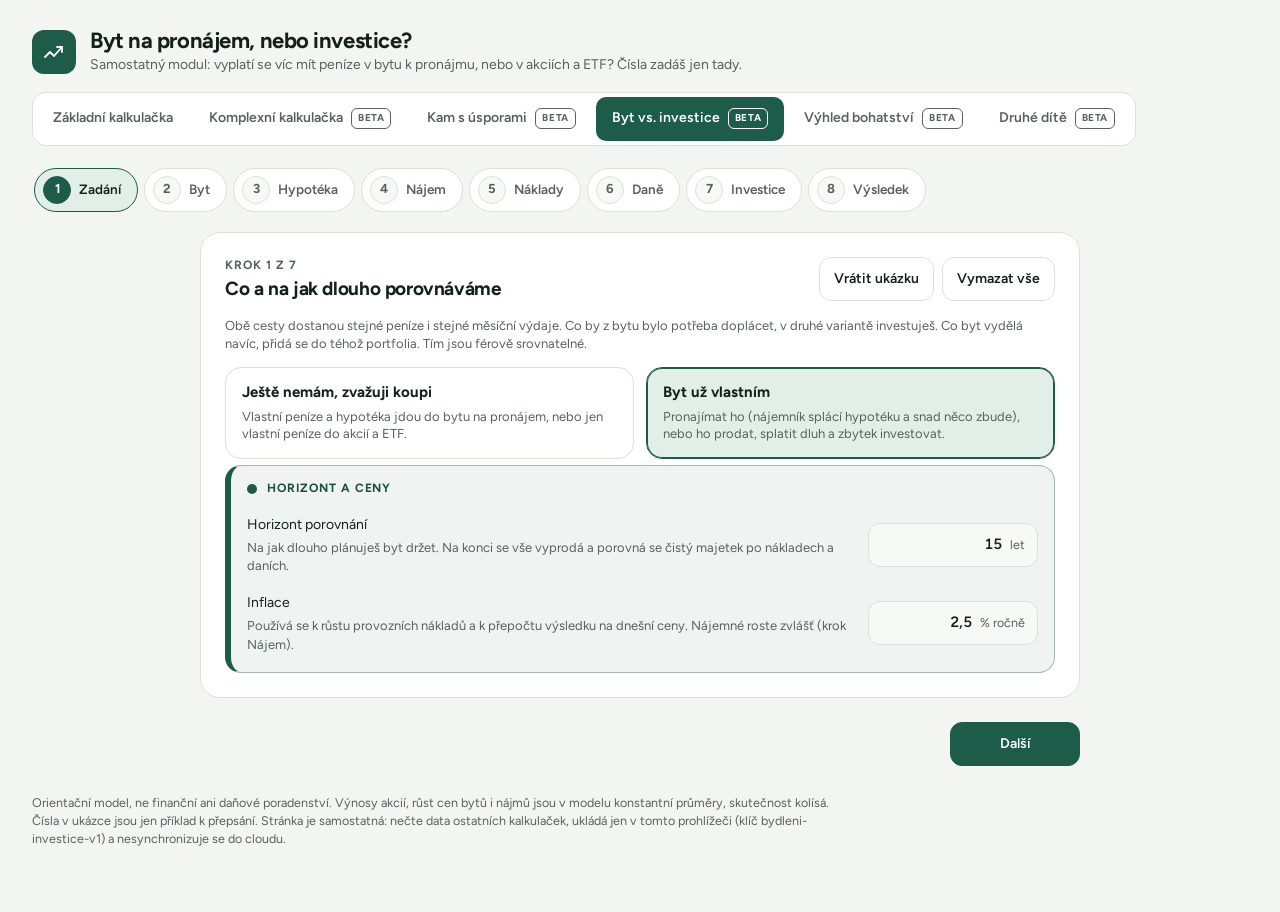
<file: investice.html>
<!doctype html>
<html lang="cs">
<head>
<meta charset="utf-8">
<meta name="viewport" content="width=device-width, initial-scale=1">
<meta name="color-scheme" content="light dark">
<title>Byt na pronájem, nebo investice?</title>
<link rel="preconnect" href="https://fonts.googleapis.com">
<link rel="preconnect" href="https://fonts.gstatic.com" crossorigin>
<link href="https://fonts.googleapis.com/css2?family=Figtree:wght@400;500;600;700&display=swap" rel="stylesheet">
<link rel="stylesheet" href="styles.css">
<style>
/* ===== modul Byt na pronájem vs. investice (samostatný, vlastní styly) ===== */
.steps{display:flex;gap:6px;overflow-x:auto;padding:2px 2px 14px;margin:0 0 6px;-webkit-overflow-scrolling:touch}
.stp{flex:none;display:inline-flex;align-items:center;gap:8px;min-height:44px;padding:0 16px 0 8px;border-radius:99px;border:1px solid var(--line);background:var(--surface);font-weight:600;font-size:13.5px;color:var(--mut);cursor:pointer;white-space:nowrap}
.stp .stepn{width:28px;height:28px;margin:0;font-size:13px;background:var(--raised);color:var(--mut);border:1px solid var(--line)}
.stp.on{background:var(--acc-soft);border-color:var(--acc);color:var(--ink)}
.stp.on .stepn{background:var(--acc);color:var(--acc-ink);border-color:var(--acc)}
.stp.done .stepn{background:var(--acc-soft);color:var(--acc);border-color:var(--acc)}
.wiz{max-width:880px;margin:0 auto;display:flex;flex-direction:column;gap:18px}
.wiz .field{grid-template-columns:minmax(0,1fr) minmax(0,170px);gap:16px;padding:8px 0}
.wiz .field.col{grid-template-columns:minmax(0,1fr)}
.wiz .grp{margin:0 0 16px}
.wiz .grp:last-of-type{margin-bottom:0}
.wiz .hint{line-height:1.4}
.sel{width:100%}
.modes{display:grid;grid-template-columns:repeat(2,minmax(0,1fr));gap:12px;margin:14px 0 6px}
.mode{display:flex;flex-direction:column;gap:4px;align-items:flex-start;text-align:left;padding:14px 16px;border-radius:16px;border:1px solid var(--line);background:var(--surface);cursor:pointer;min-height:92px}
.mode b{font-size:15px}
.mode span{font-size:13px;color:var(--mut);line-height:1.35}
.mode[aria-pressed="true"]{background:var(--acc-soft);border-color:var(--acc);box-shadow:inset 0 0 0 1px var(--acc)}
.calc{margin-top:14px;padding:12px 14px;border-radius:14px;background:var(--raised);border:1px solid var(--line2);font-size:13.5px;line-height:1.5}
.calc:empty{display:none}
.calc b{font-variant-numeric:tabular-nums}
.warnb{margin-top:12px;padding:10px 14px;border-radius:12px;border-left:4px solid var(--v1);background:color-mix(in srgb,var(--v1) 11%,var(--surface));font-size:13.5px;line-height:1.45}
.warnb.err{border-left-color:var(--neg);background:color-mix(in srgb,var(--neg) 10%,var(--surface))}
.navb{display:flex;justify-content:space-between;gap:12px;margin-top:6px}
.navb .solid,.navb .ghost{min-width:130px}
.topact{display:flex;flex-wrap:wrap;gap:8px;justify-content:flex-end;margin:-4px 0 14px}
.rv{display:flex;flex-direction:column;gap:20px;min-width:0}
.tiles3{display:grid;grid-template-columns:repeat(3,minmax(0,1fr));gap:12px;margin-top:14px}
.tiles3 .tile .mid{font-size:22px}
.chartbox{position:relative}
svg.ch{display:block;width:100%;height:auto;touch-action:pan-y}
svg.ch text{font-size:12px;fill:var(--mut);font-family:inherit}
svg.ch .lbl{font-size:13px;font-weight:700}
svg.ch .guide{stroke:var(--ink);stroke-opacity:.35;stroke-width:1}
.heat{table-layout:fixed;min-width:0}
.heat th,.heat td{text-align:center;padding:9px 4px;font-size:13px;font-variant-numeric:tabular-nums}
.heat thead th{text-align:center}
.heat td.cur{outline:2px solid var(--ink);outline-offset:-2px;font-weight:700}
.heat th[scope=row]{min-width:0;text-align:right;white-space:nowrap}
.lg{display:flex;flex-wrap:wrap;gap:6px 18px;font-size:13px;font-weight:600;margin:0 0 10px}
.lg span{display:inline-flex;align-items:center;gap:8px}
.be{display:grid;grid-template-columns:repeat(3,minmax(0,1fr));gap:12px}
.be .tile .mid{font-size:20px}
.be .tile p{font-size:12.5px;color:var(--mut);margin-top:6px;line-height:1.4}
.cav{margin:0;padding:0;list-style:none}
.cav li{padding:10px 0;border-top:1px solid var(--line2);font-size:14px;line-height:1.5}
.cav li:first-child{border-top:0}
.cav b{font-weight:700}
.vtog{margin:0}
.vtog .seg-i{border:0;background:transparent;cursor:pointer;font:inherit;font-weight:600;font-size:13.5px;color:var(--mut);min-height:40px}
.vtog .seg-i[aria-pressed="true"]{background:var(--acc);color:var(--acc-ink)}
.nm{font-weight:600}
@media (max-width:699px){
  .wiz .field{grid-template-columns:minmax(0,1fr)}
  .modes{grid-template-columns:minmax(0,1fr)}
  .tiles3,.be{grid-template-columns:minmax(0,1fr)}
  .navb .solid,.navb .ghost{min-width:0;flex:1}
  .stp{padding:0 12px 0 6px}
  svg.ch text{font-size:20px}
  svg.ch .lbl{font-size:20px}
}
</style>
</head>
<body>
<div class="wrap">

<header class="top">
  <div class="brand">
    <span class="logo" aria-hidden="true"><svg viewBox="0 0 24 24" width="24" height="24" fill="none" stroke="currentColor" stroke-width="1.8" stroke-linecap="round" stroke-linejoin="round"><path d="M3 17l5-5 4 4 8-9"/><path d="M15 7h5v5"/></svg></span>
    <div>
      <h1>Byt na pronájem, nebo investice?</h1>
      <p class="lead">Samostatný modul: vyplatí se víc mít peníze v bytu k pronájmu, nebo v akciích a ETF? Čísla zadáš jen tady.</p>
    </div>
  </div>
  <nav class="seg" aria-label="Stránky">
    <a class="seg-i" href="index.html">Základní kalkulačka</a>
    <a class="seg-i" href="komplexni.html">Komplexní kalkulačka <span class="beta">BETA</span></a>
    <a class="seg-i" href="uspory.html">Kam s úsporami <span class="beta">BETA</span></a>
    <a class="seg-i on" href="investice.html" aria-current="page">Byt vs. investice <span class="beta">BETA</span></a>
    <a class="seg-i" href="vyhled.html">Výhled bohatství <span class="beta">BETA</span></a>
    <a class="seg-i" href="dite.html">Druhé dítě <span class="beta">BETA</span></a>
  </nav>
</header>

<nav class="steps" id="steps" aria-label="Kroky průvodce"></nav>
<div id="view"></div>

<footer class="foot">Orientační model, ne finanční ani daňové poradenství. Výnosy akcií, růst cen bytů i nájmů jsou v modelu konstantní průměry, skutečnost kolísá. Čísla v ukázce jsou jen příklad k přepsání. Stránka je samostatná: nečte data ostatních kalkulaček, ukládá jen v tomto prohlížeči (klíč bydleni-investice-v1) a nesynchronizuje se do cloudu.</footer>
</div>

<script>
(function(){
'use strict';
var LS='bydleni-investice-v1';
var NOW=new Date().getFullYear();
var NB=' ';

/* ---------- výchozí ukázková čísla (nejsou z žádné jiné části aplikace) ---------- */
var DEF={
  mode:'own',T:15,infl:2.5,
  V0:7500000,acq:60000,reno:250000,gv:3.5,sc:3,basis:3990000,yr:2017,
  own0:2000000,L0:3000000,r1:4.9,fix:5,r2:4.9,term:30,mfee:500,
  rent0:25000,occ:94,startVac:2,gr:3,mg:0,
  svj0:1500,rep:0.7,ins0:2500,ptax0:1500,oth0:5000,hours:0,hval:300,
  tr:15,method:'auto',depr0:0,taxEnd:'auto',taxNow:'auto',
  rG:7,ter:0.2,etype:'acc',divY:1.8,divTax:15,entry:0.1,exit:0
};
var S=clone(DEF),step=0,view='real',clearArm=false;
try{
  var o=JSON.parse(localStorage.getItem(LS));
  if(o&&o.S){for(var k in DEF){if(k in o.S&&typeof o.S[k]===typeof DEF[k])S[k]=o.S[k];}
    if(typeof o.step==='number')step=Math.max(0,Math.min(7,o.step));
    if(o.view==='nom')view='nom';}
}catch(e){}
function clone(x){return JSON.parse(JSON.stringify(x));}
function save(){try{localStorage.setItem(LS,JSON.stringify({S:S,step:step,view:view}));}catch(e){}}
function clamp(x,a,b){return Math.max(a,Math.min(b,x));}

/* ---------- formátování ---------- */
function fmt(n){if(!isFinite(n))return '–';var r=Math.round(n);var s=Math.abs(r).toString().replace(/\B(?=(\d{3})+(?!\d))/g,NB);return (r<0?'−':'')+s;}
function kc(n){return fmt(n)+NB+'Kč';}
function fmtM(n,d){d=d==null?1:d;var v=n/1e6;var s=Math.abs(v).toFixed(d).replace('.',',');var z=parseFloat(Math.abs(v).toFixed(d))===0;return (v<0&&!z?'−':'')+s+NB+'M';}
function sgnM(n){if(Math.abs(n)<50000)return '0,0'+NB+'M';return (n>0?'+':'−')+fmtM(Math.abs(n));}
function pc(n,d){return n.toFixed(d==null?1:d).replace('.',',')+NB+'%';}
function parseNum(s){s=String(s).replace(/[\s ]/g,'').replace(',','.').replace('−','-');var v=parseFloat(s);return isFinite(v)?v:0;}

/* ---------- popis průvodce ---------- */
var YN=[['auto','Podle časového testu'],['exempt','Osvobozeno od daně'],['taxed','Zdanit vždy']];
var STEPS=[
 {t:'Zadání',h:'Co a na jak dlouho porovnáváme',groups:[
  {title:'Horizont a ceny',fields:[
   {id:'T',label:'Horizont porovnání',unit:'let',kind:'int',hint:'Na jak dlouho plánuješ byt držet. Na konci se vše vyprodá a porovná se čistý majetek po nákladech a daních.'},
   {id:'infl',label:'Inflace',unit:'% ročně',kind:'pct',hint:'Používá se k růstu provozních nákladů a k přepočtu výsledku na dnešní ceny. Nájemné roste zvlášť (krok Nájem).'}
  ]}]},
 {t:'Byt',h:'Nemovitost',groups:[
  {title:'Nemovitost',info:'own',fields:[
   {id:'V0',label:'Cena bytu',unit:'Kč',kind:'czk',hint:'Kupní cena (koupím) nebo dnešní tržní hodnota (už vlastním).'},
   {id:'acq',label:'Náklady při koupi',unit:'Kč',kind:'czk',mode:'buy',hint:'Provize realitky (pokud ji platí kupující), právník, poplatky bance, odhad, návrh na vklad do katastru. Daň z nabytí nemovitosti se už neplatí.'},
   {id:'reno',label:'Rekonstrukce a vybavení před pronájmem',unit:'Kč',kind:'czk',mode:'buy',hint:'Kuchyň, koupelna, spotřebiče, nábytek. Je to součást vstupní investice.'},
   {id:'basis',label:'Pořizovací cena včetně technického zhodnocení',unit:'Kč',kind:'czk',mode:'own',hint:'Kolik jsi za byt zaplatil(a) a investoval(a) do něj. Slouží k výpočtu zisku při prodeji, pokud by nebyl osvobozen.'},
   {id:'yr',label:'Rok nabytí bytu',kind:'year',mode:'own',hint:'Podle něj se určí časový test: u bytů nabytých před 1. 1. 2021 stačí 5 let, od 1. 1. 2021 je to 10 let. Rozhoduje datum nabytí, ne datum prodeje.'}
  ]},
  {title:'Zhodnocení a prodej',fields:[
   {id:'gv',label:'Růst ceny bytu',unit:'% ročně',kind:'pct',hint:'Opatrný dlouhodobý průměr. Ceny rostly nerovnoměrně a po růstu mohou i klesat. Zadej odhad, který bys obhájil(a), ne nejlepší období.'},
   {id:'sc',label:'Náklady při prodeji bytu',unit:'% z ceny',kind:'pct',hint:'Makléř, právník, inzerce. Daň z prodeje se počítá zvlášť. Použije se při prodeji na konci i při případném prodeji dnes.'}
  ]}]},
 {t:'Hypotéka',h:'Financování',groups:[
  {title:'Vlastní peníze a dluh',info:'fin',fields:[
   {id:'own0',label:'Vlastní peníze vložené do koupě',unit:'Kč',kind:'czk',mode:'buy',hint:'Hotovost včetně nákladů a rekonstrukce. Zbytek tvoří hypotéka. Tytéž peníze se v druhé variantě investují do akcií a ETF.'},
   {id:'L0',label:'Zůstatek hypotéky na bytě dnes',unit:'Kč',kind:'czk',mode:'own',hint:'Zbývající jistina. Při prodeji dnes by se z výnosu splatila, zbytek by se investoval.'}
  ]},
  {title:'Podmínky úvěru',fields:[
   {id:'r1',label:'Úrok během fixace',label_own:'Současný úrok hypotéky',unit:'% ročně',kind:'pct',hint:'Sazba, kterou platíš nebo zaplatíš.'},
   {id:'fix',label:'Délka fixace',label_own:'Zbývá do konce fixace',unit:'let',kind:'pct',hint:'Po fixaci se splátka přepočte novou sazbou.',hint_own:'Kolik let ještě platí současný úrok (může být i zlomek, např. 0,9). Potom se použije úrok po fixaci.'},
   {id:'r2',label:'Úrok po fixaci',unit:'% ročně',kind:'pct',hint:'Odhad sazby po refixaci. Nejistý údaj, vyzkoušej i horší hodnotu.'},
   {id:'term',label:'Zbývající splatnost',unit:'let',kind:'int',hint:'Splátka je anuitní. Končí-li splatnost před koncem horizontu, splátky přestanou.'},
   {id:'mfee',label:'Pojištění hypotéky a poplatky banky',unit:'Kč měsíčně',kind:'czk',hint:'Pojištění úvěru, vedení účtu. V modelu se neodečítá od daně.'}
  ]}]},
 {t:'Nájem',h:'Příjmy z pronájmu',groups:[
  {title:'Nájemné',info:'rent',fields:[
   {id:'rent0',label:'Měsíční nájemné bez energií',unit:'Kč',kind:'czk',hint:'Čisté nájemné. Zálohy na energie a služby platí nájemník a nezapočítávají se.'},
   {id:'occ',label:'Obsazenost',unit:'% času',kind:'pct',hint:'Podíl času, kdy je byt pronajatý. Mezi nájemníky bývá byt prázdný, zahrň to sem.'},
   {id:'startVac',label:'Měsíce bez nájemníka na začátku',unit:'měs.',kind:'int',hint:'Rekonstrukce, úklid, hledání prvního nájemníka. V tuto dobu je nájem nulový, náklady běží.'},
   {id:'gr',label:'Růst nájemného',unit:'% ročně',kind:'pct',hint:'Průměrné roční zvýšení nájmu. Zadej raději nižší hodnotu, než kolik umožňuje smlouva.'},
   {id:'mg',label:'Správa bytu (realitní kancelář)',unit:'% z nájmu',kind:'pct',hint:'0 = spravuješ sám(a). Správce si účtuje část nájmu dle smlouvy.'}
  ]}]},
 {t:'Náklady',h:'Provozní náklady bytu',groups:[
  {title:'Provoz',info:'costs',fields:[
   {id:'svj0',label:'Fond oprav a platby SVJ, které hradí vlastník',unit:'Kč měsíčně',kind:'czk',hint:'Příspěvek do fondu oprav a vše, co nelze přenést na nájemníka.'},
   {id:'rep',label:'Opravy a údržba',unit:'% z ceny ročně',kind:'pct',hint:'Rezerva na výměny a opravy (spotřebiče, malování, koupelna). Jde o dlouhodobý průměr, ve skutečnosti přicházejí nárazově.'},
   {id:'ins0',label:'Pojištění bytu a domácnosti',unit:'Kč ročně',kind:'czk',hint:''},
   {id:'ptax0',label:'Daň z nemovitých věcí',unit:'Kč ročně',kind:'czk',hint:''},
   {id:'oth0',label:'Ostatní roční náklady',unit:'Kč ročně',kind:'czk',hint:'Účetní, inzerce, úklid mezi nájemníky, drobné opravy.'}
  ]},
  {title:'Tvůj čas (nepovinné)',fields:[
   {id:'hours',label:'Hodin měsíčně, které ti pronájem zabere',unit:'hod.',kind:'pct',hint:'Komunikace, předání, řešení závad. 0 = nepočítat. Čas se v modelu uvádí jako náklad, který investice nemá.'},
   {id:'hval',label:'Cena tvé hodiny',unit:'Kč',kind:'czk',hint:'Použije se jen když je výše zadáno víc než 0 hodin.'}
  ]}]},
 {t:'Daně',h:'Zdanění nájmu a prodeje',groups:[
  {title:'Daň z nájmu',fields:[
   {id:'tr',label:'Tvoje sazba daně z příjmu',kind:'sel',num:true,opts:[[15,'15 % (základní sazba)'],[23,'23 % (příjem nad hranicí 36násobku průměrné mzdy)']],hint:'Nájem se přičítá k ostatním příjmům. Vyšší sazba platí jen pro část základu nad hranicí.'},
   {id:'method',label:'Způsob uplatnění výdajů',kind:'sel',opts:[['auto','Každý rok výhodnější z obou'],['flat','Paušál 30 % (max. 600 000 Kč)'],['actual','Skutečné výdaje']],hint:'Skutečné výdaje zahrnují provozní náklady, úroky z hypotéky a případné odpisy. Nájem nepodléhá sociálnímu ani zdravotnímu pojištění.'},
   {id:'depr0',label:'Roční odpisy bytu',unit:'Kč ročně',kind:'czk',hint:'0 = neodepisuješ. Odpisy se uplatní jen u skutečných výdajů a jen pokud na ně máš nárok (ověř s poradcem).'}
  ]},
  {title:'Daň z prodeje bytu',fields:[
   {id:'taxEnd',label:'Prodej bytu na konci horizontu',kind:'sel',opts:YN,hint:'U bytu, ve kterém už nebydlíš, rozhoduje obvykle časový test vlastnictví (doba musí přesáhnout 10 let u bytů nabytých od roku 2021). Zisk se jinak daní tvou sazbou.'},
   {id:'taxNow',label:'Prodej bytu dnes (alternativa investice)',kind:'sel',opts:YN,mode:'own',hint:'Pokud v bytě bydlíš alespoň 2 roky bezprostředně před prodejem, je příjem osvobozen. Zvol Osvobozeno, když to platí.'}
  ]},
  ]},
 {t:'Investice',h:'Alternativa: akcie a ETF',groups:[
  {title:'Výnos a poplatky',info:'etf',fields:[
   {id:'rG',label:'Očekávaný hrubý výnos',unit:'% ročně',kind:'pct',hint:'Dlouhodobý průměr před poplatky, nominálně. Ve skutečnosti kolísá, v modelu je konstantní. Zadej opatrný odhad.'},
   {id:'ter',label:'Roční poplatek fondu (TER)',unit:'% ročně',kind:'pct',hint:'Celkové roční náklady fondu.'},
   {id:'etype',label:'Typ fondu',kind:'sel',rerender:true,opts:[['acc','Akumulační (výnos se reinvestuje)'],['dist','Distribuční (vyplácí dividendy)']],hint:'U akumulačního fondu se do prodeje neplatí daň z dividend.'},
   {id:'divY',label:'Dividendový výnos',unit:'% ročně',kind:'pct',etype:'dist',hint:'Část hrubého výnosu, která se vyplácí.'},
   {id:'divTax',label:'Daň z dividend',unit:'%',kind:'pct',etype:'dist',hint:'Srážková daň z dividend, obvykle 15 %.'},
   {id:'entry',label:'Náklady při nákupu (poplatek, spread, směna měn)',unit:'%',kind:'pct',hint:'Platí se z každého nákupu.'},
   {id:'exit',label:'Náklady při prodeji',unit:'%',kind:'pct',hint:'Poplatek brokera při prodeji celého portfolia.'}
  ]}],
  note:'Zisk z cenných papírů držených déle než 3 roky je od daně osvobozen (časový test). Nákupy mladší než 3 roky se zdaní tvou sazbou z příjmu. Limit 40 mil. Kč pro osvobození od roku 2026 u cenných papírů neplatí, drobné prodeje do 100 000 Kč ročně se v modelu nezohledňují. Model počítá každý měsíční nákup jako samostatný, protože každý má vlastní 3letou lhůtu.'},
 {t:'Výsledek',h:'Výsledek',groups:[]}
];

/* ---------- finanční jádro ---------- */
function pmt(P,rAnn,n){if(P<=0||n<=0)return 0;var i=rAnn/12;if(Math.abs(i)<1e-12)return P/n;return P*i/(1-Math.pow(1+i,-n));}
function saleTax(p,price,yearsHeld,mode){
  var gain=Math.max(0,price*(1-p.sc/100)-p.basis);
  if(mode==='exempt')return 0;
  if(mode==='auto'&&yearsHeld>p.testYears)return 0;
  return p.tr/100*gain;
}
function norm(S){
  var p=clone(S);
  p.T=clamp(Math.round(S.T)||1,1,40);
  p.occ=clamp(S.occ,0,100);p.mg=clamp(S.mg,0,100);
  p.fix=Math.max(0,S.fix);p.term=Math.max(1,Math.round(S.term)||1);
  p.startVac=Math.max(0,Math.round(S.startVac));
  if(S.mode==='buy'){
    p.total=S.V0+S.acq+S.reno;p.own=clamp(S.own0,0,p.total);p.L0=p.total-p.own;
    p.basis=p.total;p.yo=0;p.testYears=10;p.C0=p.own;p.taxNowAmt=0;
  }else{
    p.L0=Math.max(0,S.L0);p.basis=S.basis;p.yo=Math.max(0,NOW-S.yr);p.testYears=S.yr>=2021?10:5;
    p.taxNowAmt=saleTax(p,S.V0,p.yo,S.taxNow);
    p.C0Raw=S.V0*(1-S.sc/100)-p.taxNowAmt-p.L0;
    p.C0=Math.max(0,p.C0Raw);
  }
  return p;
}
function sim(p,fin){
  var n=p.T*12,dist=p.etype==='dist';
  var rNet=p.rG/100-p.ter/100-(dist?p.divY/100*p.divTax/100:0);
  var g=Math.pow(1+rNet,1/12),pw=[1],k;
  for(k=1;k<=n;k++)pw[k]=pw[k-1]*g;
  var gvm=Math.pow(1+p.gv/100,1/12),infl=p.infl/100;
  var cA=new Array(n+2).fill(0),cB=new Array(n+2).fill(0);
  cB[0]=p.C0;
  var bal=p.L0,rate=p.r1/100,term=p.term*12,pay=pmt(bal,rate,term),pay0=pay,fixM=Math.round(p.fix*12);
  if(fixM===0){rate=p.r2/100;pay=pmt(bal,rate,term);pay0=pay;}
  var yrs=[],snap=[],acc=null,topSum=0,surpSum=0;
  function pNet(c,tt){
    var val=0,young=0,m,a,v;
    for(m=0;m<=tt;m++){a=c[m];if(!a)continue;v=a*(1-p.entry/100)*pw[tt-m];val+=v;if(tt-m<=36)young+=v-a;}
    return {gross:val,net:val*(1-p.exit/100)-p.tr/100*Math.max(0,young),tax:val*(p.exit/100)+p.tr/100*Math.max(0,young)};
  }
  for(var t=0;t<n;t++){
    var y=Math.floor(t/12),mo=t%12;
    if(mo===0){acc={coll:0,mgmt:0,svj:0,rep:0,fx:0,intr:0,prin:0,fee:0,time:0,tax:0,net:0};yrs.push(acc);}
    var fi=Math.pow(1+infl,y),Vt=p.V0*Math.pow(gvm,t);
    var rent=p.rent0*Math.pow(1+p.gr/100,y);
    var coll=t<p.startVac?0:rent*p.occ/100;
    var mgmt=coll*p.mg/100,svj=p.svj0*fi,rep=p.rep/100*Vt/12,fx=(p.ins0+p.ptax0+p.oth0)*fi/12;
    var intr=0,prin=0,fee=0;
    if(t===fixM&&t>0&&t<term&&bal>0.005){rate=p.r2/100;pay=pmt(bal,rate,term-t);}
    if(bal>0.005&&t<term){intr=bal*rate/12;prin=Math.min(bal,Math.max(0,pay-intr));if(t===term-1)prin=bal;bal-=prin;fee=p.mfee;}
    var tcost=p.hours*p.hval*fi;
    var f=coll-mgmt-svj-rep-fx-intr-prin-fee-tcost;
    acc.coll+=coll;acc.mgmt+=mgmt;acc.svj+=svj;acc.rep+=rep;acc.fx+=fx;acc.intr+=intr;acc.prin+=prin;acc.fee+=fee;acc.time+=tcost;
    if(mo===11){
      var flat=Math.min(0.3*acc.coll,600000);
      var act=acc.mgmt+acc.svj+acc.rep+acc.fx+acc.intr+p.depr0;
      var ex=p.method==='flat'?flat:p.method==='actual'?act:Math.max(flat,act);
      var tax=p.tr/100*Math.max(0,acc.coll-ex);
      acc.tax=tax;f-=tax;
    }
    acc.net+=f;
    if(f>0){cA[t+1]+=f;surpSum+=f;}else if(f<0){cB[t+1]+=-f;topSum+=-f;}
    var tt=t+1;
    if(mo===11&&(!fin||tt===n)){
      var Vend=p.V0*Math.pow(gvm,tt);
      var tx=saleTax(p,Vend,p.yo+tt/12,p.taxEnd);
      var costs=Vend*p.sc/100;
      var pa=pNet(cA,tt),pb=pNet(cB,tt);
      var prop=Vend-costs-tx-bal;
      snap.push({y:y+1,A:prop+pa.net,B:pb.net,V:Vend,bal:bal,costs:costs,saleTax:tx,pa:pa,pb:pb,prop:prop});
    }
  }
  return {yrs:yrs,snap:snap,topSum:topSum,surpSum:surpSum,rNet:rNet,pay0:pay0,final:snap[snap.length-1]};
}
function diffFinal(p){var r=sim(p,true);return r.final.A-r.final.B;}
function solve(p,key,lo,hi){
  var q=Object.assign({},p);
  function f(x){q[key]=x;return diffFinal(q);}
  var a=f(lo),b=f(hi);
  if(a*b>0)return null;
  for(var i=0;i<45;i++){var m=(lo+hi)/2,fm=f(m);if(a*fm<=0){hi=m;b=fm;}else{lo=m;a=fm;}}
  return (lo+hi)/2;
}
function noiOf(p){
  var coll=p.rent0*12*p.occ/100;
  return coll*(1-p.mg/100)-p.svj0*12-p.rep/100*p.V0-p.ins0-p.ptax0-p.oth0;
}
function netEtf(p){return p.rG-p.ter-(p.etype==='dist'?p.divY*p.divTax/100:0);}

/* ---------- varování ---------- */
function warns(p){
  var w=[],ltv;
  if(!(p.V0>0))w.push({s:1,e:1,t:'Zadej cenu bytu, bez ní se nedá nic spočítat.'});
  if(p.mode==='buy'){
    if(S.own0>p.total)w.push({s:2,t:'Vlastní peníze převyšují celkové náklady, hypotéka tedy bude nulová. Přebytek se v modelu nepočítá.'});
    ltv=p.total>0?p.L0/p.total*100:0;
    if(ltv>80)w.push({s:2,t:'Hypotéka tvoří '+pc(ltv,0)+' celkových nákladů. U investičních bytů banky často vyžadují vyšší vlastní podíl, ověř nabídku.'});
  }else if(p.C0Raw<0){
    w.push({s:2,e:1,t:'Prodej dnes by nepokryl zůstatek hypotéky a náklady. Alternativa investice se pak počítá s nulovým kapitálem a srovnání nevypovídá.'});
  }
  if(S.r1<=0||S.r2<=0)w.push({s:2,t:'Úrok hypotéky je nulový nebo záporný. Ověř, že je to záměr.'});
  if(S.occ>100||S.occ<0)w.push({s:3,t:'Obsazenost musí být mezi 0 a 100 %, použije se omezená hodnota.'});
  if(p.rent0<=0)w.push({s:3,t:'Nájemné je nula, byt tedy nic nevynáší.'});
  if(p.T<3)w.push({s:0,t:'Při horizontu do 3 let se zisk z akcií a ETF daní, protože neuplyne časový test.'});
  if(p.T<=10&&p.taxEnd==='auto'&&p.mode==='buy')w.push({s:5,t:'Při horizontu do 10 let bude prodej bytu zdaněn (časový test vlastnictví 10 let). Zisk se daní tvou sazbou.'});
  if(p.mode==='own'&&p.taxEnd==='auto'&&p.yo+p.T<=p.testYears)w.push({s:5,t:'Do konce horizontu časový test nesplníš, prodej bytu bude zdaněn. Zisk se daní tvou sazbou.'});
  if(p.rG-p.ter<=0)w.push({s:6,t:'Čistý výnos fondu po poplatcích je nulový nebo záporný, investice tak nemá co vydělat.'});
  return w;
}

/* ---------- vykreslení kroků ---------- */
var $steps=document.getElementById('steps'),$view=document.getElementById('view');
function disp(f,v){
  if(f.kind==='year')return String(Math.round(v));
  if(f.kind==='czk'||f.kind==='int')return fmt(v).replace('−','-');
  return String(Math.round(v*1000)/1000).replace('.',',');
}
function fieldHTML(f){
  var v=S[f.id],id='f_'+f.id;
  var lab=f['label_'+S.mode]||f.label,ht=f['hint_'+S.mode]||f.hint;
  var hint=ht?'<p class="hint">'+ht+'</p>':'';
  if(f.kind==='sel'){
    var op=f.opts.map(function(o){return '<option value="'+o[0]+'"'+(String(v)===String(o[0])?' selected':'')+'>'+o[1]+'</option>';}).join('');
    return '<div class="field col"><div><label for="'+id+'">'+lab+'</label>'+hint+'</div><select class="sel" id="'+id+'" data-id="'+f.id+'"'+(f.num?' data-num="1"':'')+(f.rerender?' data-re="1"':'')+'>'+op+'</select></div>';
  }
  return '<div class="field"><div><label for="'+id+'">'+lab+'</label>'+hint+'</div><div class="inp"><input id="'+id+'" data-id="'+f.id+'" data-kind="'+f.kind+'" inputmode="decimal" autocomplete="off" value="'+disp(f,v)+'"><span class="u">'+(f.unit||'')+'</span></div></div>';
}
function visible(f){
  if(f.mode&&f.mode!==S.mode)return false;
  if(f.etype&&f.etype!==S.etype)return false;
  return true;
}
function renderSteps(){
  $steps.innerHTML=STEPS.map(function(s,i){
    return '<button type="button" class="stp'+(i===step?' on':'')+(i<step?' done':'')+'" data-go="'+i+'"'+(i===step?' aria-current="step"':'')+'><span class="stepn">'+(i+1)+'</span>'+s.t+'</button>';
  }).join('');
  var on=$steps.querySelector('.on');if(on&&$steps.scrollTo){$steps.scrollTo({left:Math.max(0,on.offsetLeft-12),behavior:'auto'});}
}
function render(){
  renderSteps();
  if(step===7){renderResult();}else{renderStep();}
  save();
}
function renderStep(){
  var s=STEPS[step],h='<div class="wiz">';
  h+='<section class="panel"><div class="ph"><div><div class="eyebrow" style="margin:0 0 4px">Krok '+(step+1)+' z 7</div><h2>'+s.h+'</h2></div><div class="pacts"><button class="ghost sm" type="button" id="demo">Vrátit ukázku</button><button class="ghost sm" type="button" id="clr">'+(clearArm?'Opravdu vymazat?':'Vymazat vše')+'</button></div></div>';
  if(step===0){
    h+='<p class="hint" style="margin-top:0">Obě cesty dostanou stejné peníze i stejné měsíční výdaje. Co by z bytu bylo potřeba doplácet, v druhé variantě investuješ. Co byt vydělá navíc, přidá se do téhož portfolia. Tím jsou férově srovnatelné.</p>';
    h+='<div class="modes" role="group" aria-label="Situace"><button type="button" class="mode" data-mode="buy" aria-pressed="'+(S.mode==='buy')+'"><b>Ještě nemám, zvažuji koupi</b><span>Vlastní peníze a hypotéka jdou do bytu na pronájem, nebo jen vlastní peníze do akcií a ETF.</span></button><button type="button" class="mode" data-mode="own" aria-pressed="'+(S.mode==='own')+'"><b>Byt už vlastním</b><span>Pronajímat ho (nájemník splácí hypotéku a snad něco zbude), nebo ho prodat, splatit dluh a zbytek investovat.</span></button></div>';
  }
  s.groups.forEach(function(g,gi){
    var fs=g.fields.filter(visible);
    if(!fs.length&&!g.info)return;
    h+='<fieldset class="grp"><legend>'+g.title+'</legend>'+fs.map(fieldHTML).join('')+(g.info?'<div class="calc" data-info="'+g.info+'"></div>':'')+'</fieldset>';
  });
  if(s.note)h+='<p class="note" style="margin-top:14px">'+s.note+'</p>';
  h+='<div id="wn"></div></section>';
  h+='<div class="navb">'+(step>0?'<button class="ghost" type="button" data-go="'+(step-1)+'">Zpět</button>':'<span></span>')+'<button class="solid" type="button" data-go="'+(step+1)+'">'+(step===6?'Spočítat výsledek':'Další')+'</button></div></div>';
  $view.innerHTML=h;
  updateInfo();
}
function updateInfo(){
  var p=norm(S),box;
  var wn=document.getElementById('wn');
  if(wn){wn.innerHTML=warns(p).filter(function(w){return w.s===step;}).map(function(w){return '<div class="warnb'+(w.e?' err':'')+'">'+w.t+'</div>';}).join('');}
  var els=$view.querySelectorAll('[data-info]');
  Array.prototype.forEach.call(els,function(el){var f=INFO[el.getAttribute('data-info')];el.innerHTML=f?f(p):'';});
}
var INFO={
  own:function(p){
    if(p.mode!=='own')return '';
    var ok=p.yo>p.testYears,gain=Math.max(0,p.V0*(1-p.sc/100)-p.basis);
    return 'Byt vlastníš od roku <b>'+S.yr+'</b> ('+p.yo+' let). Časový test je <b>'+p.testYears+' let</b> (byt nabytý '+(S.yr>=2021?'od 1. 1. 2021':'před 1. 1. 2021')+'): '+(ok?'<b>splněn</b>. Prodej bytu je od daně z příjmu osvobozen, dnes i kdykoli později, takže pronajímání o tuto výhodu nepřichází.':'<b>nesplněn</b>, doběhne za přibližně '+Math.max(1,Math.ceil(p.testYears-p.yo))+' let. Do té doby by se zisk (přibližně '+kc(gain)+') zdanil tvou sazbou.');
  },
  fin:function(p){
    var pay=pmt(p.L0,p.r1/100,p.term*12);
    if(p.mode==='buy'){
      var ltv=p.total>0?p.L0/p.total*100:0;
      return 'Celková investice <b>'+kc(p.total)+'</b> · hypotéka <b>'+kc(p.L0)+'</b> ('+pc(ltv,0)+' celku) · splátka přibližně <b>'+kc(pay)+'</b> měsíčně.<br>Stejných <b>'+kc(p.C0)+'</b> by se ve druhé variantě investovalo do akcií a ETF.';
    }
    return 'Hodnota bytu <b>'+kc(p.V0)+'</b>, dluh <b>'+kc(p.L0)+'</b>, splátka přibližně <b>'+kc(pay)+'</b> měsíčně.<br>Prodej dnes: po nákladech a dani by zbylo <b>'+kc(p.C0Raw)+'</b>, ten by se ve druhé variantě investoval.';
  },
  rent:function(p){
    var gross=p.V0>0?p.rent0*12/p.V0*100:0;
    var pay=pmt(p.L0,p.r1/100,p.term*12)+p.mfee;
    var net=p.rent0*p.occ/100*(1-p.mg/100);
    return 'Hrubý výnos nájmu <b>'+pc(gross,2)+'</b> ročně z ceny bytu. Po obsazenosti a správě přijde přibližně <b>'+kc(net)+'</b> měsíčně, splátka hypotéky s pojištěním je <b>'+kc(pay)+'</b>.';
  },
  costs:function(p){
    var base=p.mode==='buy'?p.total:p.V0;
    var noi=noiOf(p),coll=p.rent0*12*p.occ/100;
    return 'Čistý nájemní výnos před financováním a daní: <b>'+kc(noi)+'</b> ročně, tedy <b>'+pc(base>0?noi/base*100:0,2)+'</b> z investované hodnoty. Provozní náklady zabírají přibližně <b>'+pc(coll>0?(1-noi/coll)*100:0,0)+'</b> inkasovaného nájmu.';
  },
  etf:function(p){return 'Čistý očekávaný výnos po poplatcích'+(p.etype==='dist'?' a dani z dividend':'')+': <b>'+pc(netEtf(p),2)+'</b> ročně (před daní z případného zisku při prodeji).';}
};

/* ---------- události ---------- */
$steps.addEventListener('click',function(e){var b=e.target.closest('[data-go]');if(b){go(+b.getAttribute('data-go'));}});
$view.addEventListener('click',function(e){
  var t=e.target;
  var g=t.closest('[data-go]');if(g){go(+g.getAttribute('data-go'));return;}
  var m=t.closest('[data-mode]');if(m){S.mode=m.getAttribute('data-mode');render();return;}
  var v=t.closest('[data-view]');if(v){view=v.getAttribute('data-view');render();return;}
  if(t.closest('#demo')){S=clone(DEF);clearArm=false;render();return;}
  if(t.closest('#clr')){
    if(!clearArm){clearArm=true;render();return;}
    for(var k in S){if(typeof S[k]==='number')S[k]=0;}
    S.yr=NOW;S.tr=15;S.T=10;clearArm=false;render();return;
  }
  if(t.closest('#again')){go(0);}
});
$view.addEventListener('input',function(e){
  var el=e.target;if(!el.matches||!el.matches('input[data-id]'))return;
  S[el.getAttribute('data-id')]=parseNum(el.value);save();updateInfo();
});
$view.addEventListener('change',function(e){
  var el=e.target;if(!el.matches||!el.matches('select[data-id]'))return;
  var id=el.getAttribute('data-id');
  S[id]=el.getAttribute('data-num')?parseFloat(el.value):el.value;
  save();
  if(el.getAttribute('data-re'))render();else updateInfo();
});
$view.addEventListener('focusout',function(e){
  var el=e.target;if(!el.matches||!el.matches('input[data-id]'))return;
  var f=findField(el.getAttribute('data-id'));if(f)el.value=disp(f,S[f.id]);
});
function findField(id){for(var i=0;i<STEPS.length;i++)for(var j=0;j<STEPS[i].groups.length;j++){var fs=STEPS[i].groups[j].fields;for(var k=0;k<fs.length;k++)if(fs[k].id===id)return fs[k];}return null;}
function go(i){step=clamp(i,0,7);clearArm=false;render();window.scrollTo(0,0);}

/* ---------- grafy ---------- */
function niceStep(raw){var e=Math.pow(10,Math.floor(Math.log10(raw))),m=raw/e;return (m<=1?1:m<=2?2:m<=5?5:10)*e;}
function axM(v,st){var d=st>=1e6?0:st>=1e5?1:2;return fmtM(v,d);}
function lineChart(id,ser,N){
  var W=760,H=340,L=60,R=96,Tp=18,B=40;
  var all=[];ser.forEach(function(s){s.vals.forEach(function(v){all.push(v);});});
  var mn=Math.min.apply(null,all.concat([0])),mx=Math.max.apply(null,all.concat([0]));
  if(mx===mn)mx=mn+1;
  var st=niceStep((mx-mn)/5),lo=Math.floor(mn/st)*st,hi=Math.ceil(mx/st)*st;
  function X(i){return L+(W-L-R)*i/Math.max(1,N-1);}
  function Y(v){return Tp+(H-Tp-B)*(1-(v-lo)/(hi-lo));}
  var s='<svg class="ch" viewBox="0 0 '+W+' '+H+'" role="img" aria-label="Vývoj čistého jmění v čase">';
  for(var v=lo;v<=hi+st/2;v+=st){s+='<line x1="'+L+'" x2="'+(W-R)+'" y1="'+Y(v)+'" y2="'+Y(v)+'" stroke="var(--'+(Math.abs(v)<1e-9?'ink':'line2')+')" stroke-opacity="'+(Math.abs(v)<1e-9?.5:1)+'"/><text x="'+(L-8)+'" y="'+(Y(v)+4)+'" text-anchor="end">'+axM(v,st)+'</text>';}
  var xs=Math.max(1,Math.ceil((N-1)/8));
  for(var i=0;i<N;i+=xs){s+='<text x="'+X(i)+'" y="'+(H-14)+'" text-anchor="middle">'+i+'</text>';}
  s+='<text x="'+(L+(W-L-R)/2)+'" y="'+(H-1)+'" text-anchor="middle">rok</text>';
  ser.forEach(function(sr){
    s+='<path d="'+sr.vals.map(function(v,i){return (i?'L':'M')+X(i).toFixed(1)+' '+Y(v).toFixed(1);}).join('')+'" fill="none" stroke="var('+sr.c+')" stroke-width="2.8" stroke-linejoin="round" stroke-linecap="round"'+(sr.dash?' stroke-dasharray="'+sr.dash+'"':'')+'/>';
  });
  var last=ser.map(function(sr){return {sr:sr,y:Y(sr.vals[N-1])};}).sort(function(a,b){return a.y-b.y;});
  if(last.length===2&&last[1].y-last[0].y<16){last[0].y-=8;last[1].y+=8;}
  last.forEach(function(l){s+='<circle cx="'+X(N-1)+'" cy="'+Y(l.sr.vals[N-1])+'" r="4.5" fill="var('+l.sr.c+')"/><text class="lbl" x="'+(X(N-1)+10)+'" y="'+(l.y+4)+'" style="fill:var('+l.sr.c+')">'+l.sr.short+'</text>';});
  s+='<line class="guide" x1="0" x2="0" y1="'+Tp+'" y2="'+(H-B)+'" style="display:none"/></svg><div class="ctip"></div>';
  return {html:'<div class="chartbox" id="'+id+'">'+s+'</div>',W:W,X:X,N:N};
}
function barChart(id,vals){
  var W=760,H=250,L=60,R=14,Tp=14,B=34,N=vals.length;
  var mn=Math.min.apply(null,vals.concat([0])),mx=Math.max.apply(null,vals.concat([0]));
  if(mx===mn)mx=mn+1;
  var st=niceStep((mx-mn)/4),lo=Math.floor(mn/st)*st,hi=Math.ceil(mx/st)*st;
  function Y(v){return Tp+(H-Tp-B)*(1-(v-lo)/(hi-lo));}
  var bw=(W-L-R)/N;
  var s='<svg class="ch" viewBox="0 0 '+W+' '+H+'" role="img" aria-label="Roční čistý tok z bytu">';
  for(var v=lo;v<=hi+st/2;v+=st){s+='<line x1="'+L+'" x2="'+(W-R)+'" y1="'+Y(v)+'" y2="'+Y(v)+'" stroke="var(--'+(Math.abs(v)<1e-9?'ink':'line2')+')" stroke-opacity="'+(Math.abs(v)<1e-9?.5:1)+'"/><text x="'+(L-8)+'" y="'+(Y(v)+4)+'" text-anchor="end">'+axM(v,st)+'</text>';}
  var xs=Math.max(1,Math.ceil(N/10));
  vals.forEach(function(v,i){
    var x=L+bw*i+bw*.18,w=bw*.64,y0=Y(0),y1=Y(v);
    s+='<rect x="'+x.toFixed(1)+'" y="'+Math.min(y0,y1).toFixed(1)+'" width="'+w.toFixed(1)+'" height="'+Math.max(1,Math.abs(y1-y0)).toFixed(1)+'" rx="3" fill="var('+(v<0?'--neg':'--acc')+')"/>';
    if(i%xs===0)s+='<text x="'+(L+bw*(i+.5)).toFixed(1)+'" y="'+(H-12)+'" text-anchor="middle">'+(i+1)+'</text>';
  });
  s+='<line class="guide" x1="0" x2="0" y1="'+Tp+'" y2="'+(H-B)+'" style="display:none"/></svg><div class="ctip"></div>';
  return {html:'<div class="chartbox" id="'+id+'">'+s+'</div>',W:W,X:function(i){return L+bw*(i+.5);},N:N};
}
function hover(ch,id,tips){
  var box=document.getElementById(id);if(!box)return;
  var svg=box.querySelector('svg'),g=svg.querySelector('.guide'),tip=box.querySelector('.ctip');
  function mv(e){
    var r=svg.getBoundingClientRect(),vx=(e.clientX-r.left)/r.width*ch.W,best=0,bd=1e9,i;
    for(i=0;i<ch.N;i++){var d=Math.abs(ch.X(i)-vx);if(d<bd){bd=d;best=i;}}
    var px=ch.X(best);g.setAttribute('x1',px);g.setAttribute('x2',px);g.style.display='';
    tip.innerHTML=tips[best];tip.style.display='block';
    var left=px/ch.W*r.width,tw=tip.offsetWidth;
    tip.style.left=Math.max(0,Math.min(r.width-tw,left-tw/2))+'px';tip.style.top='4px';
  }
  function lv(){g.style.display='none';tip.style.display='none';}
  svg.addEventListener('pointermove',mv);svg.addEventListener('pointerdown',mv);svg.addEventListener('pointerleave',lv);
}

/* ---------- výsledek ---------- */
function renderResult(){
  var p=norm(S),W=warns(p),errs=W.filter(function(w){return w.e&&w.s===1;});
  if(!(p.V0>0)){
    $view.innerHTML='<div class="wiz"><section class="panel"><h2>Chybí údaje</h2><div class="warnb err">Zadej alespoň cenu bytu a ostatní hodnoty v krocích.</div></section><div class="navb"><button class="ghost" type="button" data-go="6">Zpět</button><button class="solid" type="button" data-go="1">Vyplnit</button></div></div>';return;
  }
  var R=sim(p),fin=R.final,T=p.T,infl=p.infl/100;
  var dflT=view==='real'?1/Math.pow(1+infl,T):1;
  function dv(y){return view==='real'?1/Math.pow(1+infl,y):1;}
  var A=fin.A*dflT,B=fin.B*dflT,d=A-B;
  var tiny=Math.abs(d)<=Math.max(0.02*Math.max(Math.abs(A),Math.abs(B)),25000);
  var win=tiny?0:(d>0?1:2);
  var vlab=view==='real'?'v dnešních cenách':'v budoucích korunách';
  var h='<div class="rv">';
  /* horní lišta */
  h+='<div class="topact"><div class="seg vtog" role="group" aria-label="Zobrazení hodnot"><button type="button" class="seg-i" data-view="real" aria-pressed="'+(view==='real')+'">Dnešní ceny</button><button type="button" class="seg-i" data-view="nom" aria-pressed="'+(view==='nom')+'">Budoucí Kč</button></div><button class="ghost" type="button" data-go="0">Upravit vstupy</button></div>';
  if(W.length){h+='<div class="warnb">'+W.map(function(w){return w.t;}).join('<br>')+'</div>';}
  /* verdikt */
  var head=win===0?'Prakticky vyrovnáno':win===1?'Byt na pronájem vychází o '+kc(Math.abs(d))+' lépe':'Investice do akcií a ETF vychází o '+kc(Math.abs(d))+' lépe';
  var sub=win===0?'Rozdíl je '+kc(Math.abs(d))+', tedy v mezích nejistoty modelu. Rozhodnou tvé priority (čas, riziko, likvidita).':'Po '+T+' letech, po daních a nákladech prodeje, '+vlab+'.';
  h+='<section class="panel"><div class="eyebrow" style="margin:0 0 6px">Výsledek za '+T+' let</div><div class="verdict" style="margin-top:0"><h3>Při zadaných předpokladech</h3><p style="font-size:20px;font-weight:700;letter-spacing:-.01em">'+head+'</p><p>'+sub+'</p></div>';
  h+='<div class="tiles3"><div class="tile"><div class="vh"><span class="mk v1"></span>Byt na pronájem</div><div class="mid'+(A<0?' neg':'')+'">'+kc(A)+'</div><div class="lab">čisté jmění po prodeji</div></div><div class="tile"><div class="vh"><span class="mk v2"></span>Akcie a ETF</div><div class="mid">'+kc(B)+'</div><div class="lab">čisté jmění po prodeji</div></div><div class="tile"><div class="vh">Rozdíl (byt − investice)</div><div class="mid'+(d<0?' neg':'')+'">'+(d>0?'+':d<0?'−':'')+kc(Math.abs(d)).replace('−','')+'</div><div class="lab">'+(view==='real'?'nominálně '+sgnM(fin.A-fin.B):'v dnešních cenách '+sgnM((fin.A-fin.B)/Math.pow(1+infl,T)))+'</div></div></div>';
  /* fakta */
  var base=p.mode==='buy'?p.total:p.V0,noi=noiOf(p),noiY=base>0?noi/base*100:0,ne=netEtf(p),unlev=noiY+p.gv;
  var lev=unlev>p.r1?'Hypotéka stojí '+pc(p.r1,2)+', byt bez dluhu vydělává přibližně '+pc(unlev,1)+' (nájem po nákladech '+pc(noiY,1)+' plus růst ceny '+pc(p.gv,1)+'), takže dluh výsledek bytu zlepšuje.':'Hypotéka stojí '+pc(p.r1,2)+', ale byt bez dluhu vydělává jen přibližně '+pc(unlev,1)+' (nájem po nákladech '+pc(noiY,1)+' plus růst ceny '+pc(p.gv,1)+'), takže dluh výsledek bytu zhoršuje.';
  var y1=R.yrs[0],cfm=y1.net/12;
  var facts=[];
  facts.push('Čistý výnos fondu po poplatcích je <b>'+pc(ne,1)+'</b> ročně, byt bez dluhu vydělává přibližně <b>'+pc(unlev,1)+'</b>. '+lev);
  facts.push(cfm<0?'V 1. roce byt <b>vyžaduje doplácet přibližně '+kc(-cfm)+' měsíčně</b> po splátkách a daních (včetně měsíců bez nájemníka). Za celých '+T+' let doplatíš '+kc(R.topSum)+', které se ve druhé variantě investují.':'V 1. roce byt po splátkách a daních přináší přibližně <b>'+kc(cfm)+' měsíčně</b>. Za celých '+T+' let doplatíš '+kc(R.topSum)+' a přebytky '+kc(R.surpSum)+' se v modelu reinvestují.');
  var a2=R.yrs[Math.min(1,T-1)],paysY=a2.intr+a2.prin+a2.fee;
  if(paysY>0){var cov=(a2.coll-a2.mgmt-a2.svj-a2.rep-a2.fx)/paysY*100;facts.push('Nájem po provozních nákladech pokryje v prvním celém roce přibližně <b>'+pc(cov,0)+'</b> splátky hypotéky (úrok, jistina a pojištění)'+(cov>=100?', zbyde tedy i něco navíc před daní.':', zbytek doplácíš.'));}
  /* break-even */
  var beE=solve(p,'rG',-10,30),beG=solve(p,'gv',-10,20),beR=p.rent0>0?solve(p,'rent0',0,p.rent0*6):solve(p,'rent0',0,100000);
  h+='<ul class="facts">'+facts.map(function(f){return '<li>'+f+'</li>';}).join('')+'</ul></section>';
  if(p.mode==='own'&&p.C0>0){
    var k=Math.min(1,T-1),ak=R.yrs[k];
    var rn=ak.coll-ak.mgmt-ak.svj-ak.rep-ak.fx-ak.intr-ak.fee-ak.time-ak.tax;
    var gw=p.V0*Math.pow(1+p.gv/100,k)*p.gv/100,tot=rn+ak.prin+gw;
    function er(l,x,cls,nt){return '<tr'+(cls?' class="'+cls+'"':'')+'><th scope="row">'+l+'</th><td class="num'+(x<0?' neg':'')+'">'+kc(x)+'</td><td class="num'+(x<0?' neg':'')+'">'+pc(x/p.C0*100,1)+'</td></tr>';}
    h+='<section class="panel"><div class="ph"><div><h2>Kolik vydělá kapitál vázaný v bytě</h2><p class="hint">Prodejem dnes bys dostal(a) po splacení dluhu, nákladech a dani <b>'+kc(p.C0)+'</b>. Tolik peněz je v bytě „zamčeno“. Tabulka ukazuje, kolik ročně vydělávají, '+(T>1?'v 2. roce (první celý rok bez prázdnoty)':'v 1. roce')+', v korunách daného roku.</p></div></div><div class="tw"><table class="nomin"><thead><tr><th>Zdroj výnosu</th><th class="num">Kč za rok</th><th class="num">% z kapitálu</th></tr></thead><tbody>'
     +er('Nájem po nákladech, úrocích a dani (skutečná hotovost)',rn)
     +er('Splacená jistina (snižuje dluh, ale hotovost to není)',ak.prin)
     +er('Růst ceny bytu (jen na papíře, dokud neprodáš)',gw)
     +er('Celkem',tot,'hl strong')
     +'<tr class="strong"><th scope="row">Akcie a ETF, čistý výnos po poplatcích (před daní ze zisku)</th><td class="num">'+kc(p.C0*netEtf(p)/100)+'</td><td class="num">'+pc(netEtf(p),1)+'</td></tr></tbody></table></div><p class="note">Čím víc z celkového výnosu bytu tvoří papírový růst ceny a splácená jistina místo hotovosti, tím víc výsledek závisí na tom, že cena opravdu poroste. Hotovost z nájmu si můžeš vybrat, jistinu a růst ceny ne dřív než prodejem.</p></section>';
  }
  /* graf */
  var vals=[],valsB=[],tipsAB=[];
  var a0=p.mode==='buy'?p.V0*(1-p.sc/100)-p.L0:p.C0,b0=p.C0;
  vals.push(a0);valsB.push(b0);
  R.snap.forEach(function(s){vals.push(s.A*dv(s.y));valsB.push(s.B*dv(s.y));});
  vals[0]=a0;valsB[0]=b0;
  var N=vals.length;
  var lc=lineChart('c1',[{vals:vals,c:'--v1',short:'Byt'},{vals:valsB,c:'--v2',short:'Investice',dash:'6 4'}],N);
  for(var i=0;i<N;i++){tipsAB.push('<b>Rok '+i+'</b><br><span class="mk v1" style="display:inline-block;width:9px;height:9px;margin-right:6px"></span>Byt '+kc(vals[i])+'<br><span class="mk v2" style="display:inline-block;width:9px;height:9px;margin-right:6px"></span>Investice '+kc(valsB[i]));}
  h+='<section class="panel"><div class="ph"><div><h2>Čisté jmění v čase</h2><p class="hint">Hodnota, kterou bys měl(a) po prodeji všeho k danému roku (po splacení dluhu, nákladech a daních), '+vlab+'.</p></div></div><div class="lg"><span><i class="mk v1"></i>Byt na pronájem</span><span><i class="mk v2"></i>Akcie a ETF (čárkovaně)</span></div>'+lc.html+'</section>';
  /* rozpad na konci */
  var pa=fin.pa,pb=fin.pb,m=dflT;
  function rowT(l,a,b,cls){return '<tr'+(cls?' class="'+cls+'"':'')+'><th scope="row">'+l+'</th><td class="num">'+(a===null?'–':kc(a*m))+'</td><td class="num">'+(b===null?'–':kc(b*m))+'</td></tr>';}
  function secT(l){return '<tr class="sec"><th scope="row" colspan="3">'+l+'</th></tr>';}
  h+='<section class="panel"><div class="ph"><div><h2>Z čeho se výsledek skládá</h2><p class="hint">Stav po '+T+' letech, '+vlab+'.</p></div></div><div class="tw"><table class="nomin"><thead><tr><th>Položka</th><th class="num"><span class="vh"><i class="mk v1"></i>Byt</span></th><th class="num"><span class="vh"><i class="mk v2"></i>Investice</span></th></tr></thead><tbody>'
   +secT('Co do toho šlo (pro orientaci, do součtu se nepočítá)')
   +rowT('Počáteční kapitál',p.C0,p.C0)
   +rowT('Doplácení během let z tvých peněz',R.topSum,R.topSum)
   +secT('Co z toho je na konci')
   +rowT('Cena bytu',fin.V,null)
   +rowT('Náklady prodeje bytu',-fin.costs,null)
   +rowT('Daň z prodeje bytu',-fin.saleTax,null)
   +rowT('Zbývající hypotéka',-fin.bal,null)
   +rowT('Portfolio před daní a poplatky',pa.gross,pb.gross)
   +rowT('Daň a poplatky z prodeje portfolia',-pa.tax,-pb.tax)
   +rowT('Čisté jmění',fin.A,fin.B,'hl strong')
   +'</tbody></table></div><p class="note">U bytu je portfolio tvořeno přebytky nájmu, které se reinvestují. U investice je tvořeno počátečním kapitálem a tím, co by jinak šlo na doplácení bytu. Doplácení je v obou variantách stejné, proto je v obou sloupcích na jednom řádku.</p></section>';
  /* break-even */
  function beTile(title,val,txt){return '<div class="tile"><div class="vh">'+title+'</div><div class="mid">'+val+'</div><p>'+txt+'</p></div>';}
  h+='<section class="panel"><div class="ph"><div><h2>Kdy by se pořadí otočilo</h2><p class="hint">Ostatní předpoklady zůstávají beze změny.</p></div></div><div class="be">'
   +beTile('Výnos akcií a ETF',beE===null?'mimo rozsah':pc(beE,1),beE===null?'V rozsahu −10 až 30 % ročně se pořadí nemění.':'Hrubý výnos ročně, při kterém se obě cesty vyrovnají. Zadáno máš '+pc(p.rG,1)+'. '+(p.rG>beE?'Pokud bude výnos nižší, vyhraje byt.':'Pokud bude výnos vyšší, vyhraje investice.'))
   +beTile('Růst ceny bytu',beG===null?'mimo rozsah':pc(beG,1),beG===null?'V rozsahu −10 až 20 % ročně se pořadí nemění.':'Roční růst ceny, při kterém se vyrovnají. Zadáno máš '+pc(p.gv,1)+'. '+(p.gv>beG?'Pokud ceny porostou pomaleji, vyhraje investice.':'Pokud ceny porostou rychleji, vyhraje byt.'))
   +beTile('Měsíční nájemné',beR===null?'mimo rozsah':kc(beR),beR===null?'V testovaném rozsahu se pořadí nemění.':'Nájemné, při kterém se vyrovnají. Zadáno máš '+kc(p.rent0)+'. '+(p.rent0>beR?'Nižší nájem znamená výhru investice.':'Vyšší nájem by byt posunul do výhry.'))
   +'</div></section>';
  /* citlivost */
  var dr=[-4,-2,0,2,4],dg=[-3,-1.5,0,1.5,3],grid=[],dmax=1,wins=0,cnt=0;
  dr.forEach(function(a){var row=[];dg.forEach(function(b){var q=Object.assign({},p,{rG:p.rG+a,gv:p.gv+b});var x=diffFinal(q)*dflT;row.push(x);if(Math.abs(x)>dmax)dmax=Math.abs(x);cnt++;if(x>0)wins++;});grid.push(row);});
  var ht='<div class="tw"><table class="heat nomin"><thead><tr><th scope="col"></th>'+dg.map(function(b){return '<th scope="col">'+pc(p.gv+b,1)+'</th>';}).join('')+'</tr></thead><tbody>';
  grid.forEach(function(row,ri){ht+='<tr><th scope="row">'+pc(p.rG+dr[ri],1)+'</th>'+row.map(function(x,ci){var a=Math.min(.42,.1+.32*Math.abs(x)/dmax);var bg='color-mix(in srgb,var('+(x>0?'--v1':'--v2')+') '+Math.round(a*100)+'%,var(--surface))';return '<td'+(ri===2&&ci===2?' class="cur"':'')+' style="background:'+bg+'">'+sgnM(x)+'</td>';}).join('')+'</tr>';});
  ht+='</tbody></table></div>';
  h+='<section class="panel"><div class="ph"><div><h2>Co kdyby: výnos akcií a růst cen bytu</h2><p class="hint">Rozdíl byt − investice po '+T+' letech, '+vlab+'. Řádky: hrubý výnos akcií a ETF ročně. Sloupce: růst ceny bytu ročně. Rámeček je tvůj odhad.</p></div></div><div class="lg"><span><i class="mk v1"></i>+ vyhrává byt</span><span><i class="mk v2"></i>− vyhrává investice</span></div>'+ht+'<p class="note">Byt vyhrává v '+wins+' z '+cnt+' kombinací. Čím víc se výsledek mění při malé změně předpokladu, tím méně se na něj dá spolehnout.</p></section>';
  /* tok */
  var cols=[1,Math.ceil(p.fix)+1,10,T].filter(function(y,i,a){return y>=1&&y<=T&&a.indexOf(y)===i;}).sort(function(a,b){return a-b;}).slice(0,4);
  var crow=function(l,fn,cls){return '<tr'+(cls?' class="'+cls+'"':'')+'><th scope="row">'+l+'</th>'+cols.map(function(y){return '<td class="num">'+kc(fn(R.yrs[y-1]))+'</td>';}).join('')+'</tr>';};
  var tab='<div class="tw"><table class="nomin"><thead><tr><th>Za rok, Kč daného roku</th>'+cols.map(function(y){return '<th class="num">Rok '+y+'</th>';}).join('')+'</tr></thead><tbody>'
   +crow('Nájem inkasovaný',function(a){return a.coll;},'strong')
   +crow('Správa bytu',function(a){return -a.mgmt;})
   +crow('Fond oprav, SVJ',function(a){return -a.svj;})
   +crow('Opravy a údržba',function(a){return -a.rep;})
   +crow('Pojištění, daň z nemovitostí, ostatní',function(a){return -a.fx;})
   +crow('Úrok hypotéky',function(a){return -a.intr;})
   +crow('Splátka jistiny',function(a){return -a.prin;})
   +crow('Pojištění hypotéky a poplatky',function(a){return -a.fee;})
   +(p.hours>0?crow('Cena tvého času',function(a){return -a.time;}):'')
   +crow('Daň z příjmu z nájmu',function(a){return -a.tax;})
   +crow('Čistý tok z bytu za rok',function(a){return a.net;},'hl strong')
   +crow('Průměrně měsíčně',function(a){return a.net/12;})
   +'</tbody></table></div>';
  var bars=R.yrs.map(function(a){return a.net;});
  var bc=barChart('c2',bars);
  var tips2=bars.map(function(v,i){return '<b>Rok '+(i+1)+'</b><br>Čistý tok '+kc(v)+' ('+kc(v/12)+' měsíčně)';});
  h+='<section class="panel"><div class="ph"><div><h2>Peněžní tok z bytu</h2><p class="hint">Co by sis z kapsy musel(a) doplácet (červeně), nebo co by zbývalo (zeleně) po všech nákladech, splátce a daních. Hodnoty v korunách daného roku.</p></div></div>'+bc.html+'<div class="sec-gap"></div>'+tab+'</section>';
  /* rok po roce */
  var ys=[1,2,3,5,7,10,15,20,25,30,35,40].filter(function(y){return y<T;});ys.push(T);
  var yt='<div class="tw"><table class="nomin"><thead><tr><th>Rok</th><th class="num"><span class="vh"><i class="mk v1"></i>Byt</span></th><th class="num"><span class="vh"><i class="mk v2"></i>Investice</span></th><th class="num">Rozdíl</th></tr></thead><tbody>';
  ys.forEach(function(y){var s=R.snap[y-1],a=s.A*dv(y),b=s.B*dv(y);yt+='<tr'+(y===T?' class="hl strong"':'')+'><th scope="row">'+y+'</th><td class="num">'+kc(a)+'</td><td class="num">'+kc(b)+'</td><td class="num'+(a-b<0?' neg':'')+'">'+(a-b>0?'+':'')+kc(a-b)+'</td></tr>';});
  yt+='</tbody></table></div>';
  h+='<section class="panel"><div class="ph"><div><h2>Rok po roce</h2><p class="hint">Čisté jmění po případném prodeji, '+vlab+'. Rozdíl = byt − investice.</p></div></div>'+yt+'</section>';
  /* co model neumí */
  h+='<section class="panel"><div class="ph"><div><h2>Na co si dát pozor</h2><p class="hint">Co výpočet neukáže a co často rozhoduje.</p></div></div><ul class="cav">'
   +'<li><b>Kolísání.</b> Model používá konstantní roční průměry. Akcie v jednotlivých letech výrazně kolísají a po slabých prvních letech vychází výsledek jinak než v průměru, zvlášť když doplácíš pravidelně.</li>'
   +'<li><b>Dluh jako páka.</b> Hypotéka zesiluje výsledek bytu v dobrém i ve špatném. Alternativa investice nemá dluh, tedy srovnání je férové v penězích, ne v riziku.</li>'
   +'<li><b>Koncentrace.</b> Jeden byt je jedno místo, jeden nájemník a jedna střecha. Fond drží tisíce firem. Skutečné riziko bytu (výpadek nájmu, neplatič, velká oprava) model zachytí jen průměrnou obsazeností a rezervou na opravy.</li>'
   +'<li><b>Likvidita.</b> Akcie a ETF prodáš za dny, byt za měsíce a s nákladem '+pc(p.sc,1)+' z ceny.</li>'
   +'<li><b>Sazba po fixaci.</b> Zadal(a) jsi '+pc(p.r2,2)+'. Stačí zkusit horší hodnotu a výsledek bytu se hned změní.</li>'
   +'<li><b>Zjednodušená daň.</b> Odpočet úroků z vlastního bydlení se nepočítá (týká se jen vlastního bydlení). Daň z nájmu se platí v prosinci téhož roku, ve skutečnosti až při podání přiznání. Zdanění se řídí tvou jednou sazbou a před rozhodnutím ho ověř s daňovým poradcem.</li>'
   +'<li><b>Tvůj čas a nervy.</b> Pronájem je práce navíc. Zadáním hodin v kroku Náklady ji můžeš ocenit.</li>'
   +'</ul></section>';
  h+='<div class="navb"><button class="ghost" type="button" data-go="6">Zpět</button><button class="solid" type="button" id="again">Upravit zadání</button></div></div>';
  $view.innerHTML=h;
  hover(lc,'c1',tipsAB);hover(bc,'c2',tips2);
}
render();
})();
</script>
</body>
</html>
</file>
<file: styles.css>
/* Kalkulačka většího bytu – styly (světlý + tmavý režim podle systému)
   Tmavý režim: automaticky podle systému; vynutit lze atributem <html data-theme="light|dark">. */
:root{--bg:#F3F5F1;--surface:#FFFFFF;--raised:#F7F9F6;--ink:#14201B;--mut:#56635C;--line:#DCE1DA;--line2:#EAEEE8;--acc:#1D5C48;--acc-ink:#FFFFFF;--acc-soft:#E2EEE8;--neg:#B0341E;--v0:#5E6B75;--v1:#B96A0A;--v2:#2F6FDE;--v3:#8B4FC4;--shadow:0 12px 32px rgba(20,32,27,.16);color-scheme:light dark}
@media (prefers-color-scheme:dark){:root:not([data-theme="light"]){--bg:#0E1311;--surface:#161D19;--raised:#1C2520;--ink:#E7EDE9;--mut:#9BA8A1;--line:#2A352F;--line2:#222B26;--acc:#6FD3A8;--acc-ink:#08140F;--acc-soft:#1B3128;--neg:#FF9D86;--v0:#9DABB6;--v1:#EFA94A;--v2:#78A6FF;--v3:#BE98F2;--shadow:0 12px 32px rgba(0,0,0,.55)}}
:root[data-theme="dark"]{--bg:#0E1311;--surface:#161D19;--raised:#1C2520;--ink:#E7EDE9;--mut:#9BA8A1;--line:#2A352F;--line2:#222B26;--acc:#6FD3A8;--acc-ink:#08140F;--acc-soft:#1B3128;--neg:#FF9D86;--v0:#9DABB6;--v1:#EFA94A;--v2:#78A6FF;--v3:#BE98F2;--shadow:0 12px 32px rgba(0,0,0,.55)}
:root[data-theme="light"]{color-scheme:light}
:root[data-theme="dark"]{color-scheme:dark}
body{margin:0;font-family:'Figtree',system-ui,-apple-system,'Segoe UI',sans-serif;background:var(--bg);color:var(--ink);font-size:15px;line-height:1.45;-webkit-text-size-adjust:100%}
*,*::before,*::after{box-sizing:border-box}
h1,h2,h3,p,dl,dd,fieldset{margin:0;padding:0}
button,input{font:inherit;color:inherit}
a{color:inherit;text-decoration:none}
:focus-visible{outline:2px solid var(--acc);outline-offset:2px}
.num{font-variant-numeric:tabular-nums lining-nums;text-align:right;white-space:nowrap}
.neg{color:var(--neg)}
.wrap{max-width:1280px;margin:0 auto;padding:0 32px 64px}

/* header */
.top{display:flex;flex-wrap:wrap;align-items:center;justify-content:space-between;gap:16px;padding:28px 0 20px}
.brand{display:flex;align-items:center;gap:14px;min-width:0}
.logo{width:44px;height:44px;border-radius:12px;background:var(--acc);color:var(--acc-ink);display:grid;place-items:center;flex:none}
.brand h1{font-size:22px;font-weight:700;letter-spacing:-.02em;line-height:1.15}
.lead{font-size:14px;color:var(--mut);margin-top:2px}
.seg{display:inline-flex;gap:4px;padding:4px;background:var(--surface);border:1px solid var(--line);border-radius:14px}
.seg-i{display:inline-flex;align-items:center;gap:8px;min-height:44px;padding:0 16px;border-radius:10px;font-weight:600;font-size:14px;color:var(--mut)}
.seg-i.on{background:var(--acc);color:var(--acc-ink)}
.beta{font-size:10px;font-weight:700;letter-spacing:.06em;padding:2px 6px;border-radius:6px;border:1px solid currentColor}

/* profiles */
.profiles{display:flex;flex-wrap:wrap;align-items:center;justify-content:space-between;gap:12px;margin-bottom:20px}
.chips{display:flex;flex-wrap:wrap;gap:8px}
.chip{display:flex;flex-direction:column;align-items:flex-start;justify-content:center;gap:0;min-height:52px;padding:6px 16px;border-radius:14px;border:1px solid var(--line);background:var(--surface);cursor:pointer;text-align:left}
.chip .cn{font-weight:600;font-size:14px;line-height:1.2}
.chip .cp{font-size:12.5px;color:var(--mut);text-align:left;line-height:1.3}
.chip.sel{background:var(--acc-soft);border-color:var(--acc);box-shadow:inset 0 0 0 1px var(--acc)}
.pacts{display:flex;flex-wrap:wrap;gap:8px}
.ghost{display:inline-flex;align-items:center;gap:6px;min-height:44px;padding:0 14px;border-radius:12px;border:1px solid var(--line);background:transparent;font-weight:600;font-size:14px;cursor:pointer}
.ghost:hover{background:var(--surface)}
.ghost.sm{min-height:44px}
.solid{display:inline-flex;align-items:center;justify-content:center;gap:8px;min-height:44px;padding:0 16px;border-radius:12px;border:1px solid var(--acc);background:var(--acc);color:var(--acc-ink);font-weight:600;font-size:14px;cursor:pointer}

/* markers: identity of the four variants */
.mk{display:inline-block;width:12px;height:12px;background:var(--c);flex:none}
.v0{--c:var(--v0)}.v1{--c:var(--v1)}.v2{--c:var(--v2)}.v3{--c:var(--v3)}
.v0 .mk,.mk.v0{border-radius:50%}
.v1 .mk,.mk.v1{border-radius:2px}
.v2 .mk,.mk.v2{clip-path:polygon(50% 6%,100% 94%,0 94%)}
.v3 .mk,.mk.v3{clip-path:polygon(50% 0,100% 50%,50% 100%,0 50%)}

/* variant cards */
.vgrid{display:grid;grid-template-columns:repeat(4,minmax(0,1fr));gap:16px;margin-bottom:28px}
.vcard{position:relative;background:var(--surface);border:1px solid var(--line);border-radius:20px;padding:24px 22px 8px}
.vcard::before{content:"";position:absolute;left:22px;right:22px;top:-1px;height:4px;border-radius:0 0 4px 4px;background:var(--c)}
.vhead{display:flex;align-items:center;gap:10px}
.vhead h3{font-size:16px;font-weight:700;letter-spacing:-.01em}
.vdesc{font-size:13px;color:var(--mut);margin-top:4px;min-height:2.9em}
.stats{display:grid;grid-template-columns:1fr;gap:16px;margin-top:18px}
.lab{font-size:12.5px;font-weight:600;color:var(--mut);letter-spacing:.01em}
.big{font-size:42px;font-weight:600;letter-spacing:-.03em;line-height:1.05;margin-top:4px;font-variant-numeric:tabular-nums lining-nums;white-space:nowrap}
.big small{font-size:16px;font-weight:500;color:var(--mut);margin-left:6px;letter-spacing:0}
.mid{font-size:24px;font-weight:600;letter-spacing:-.02em;line-height:1.1;margin-top:4px;font-variant-numeric:tabular-nums lining-nums;white-space:nowrap}
.mid small{font-size:14px;font-weight:500;color:var(--mut);margin-left:5px;letter-spacing:0}
.delta{display:inline-flex;margin-top:8px;font-size:12.5px;font-weight:600;padding:3px 9px;border-radius:99px;background:var(--raised);border:1px solid var(--line2);font-variant-numeric:tabular-nums}
.vrow{display:flex;align-items:center;justify-content:space-between;gap:8px;border-top:1px solid var(--line2);margin-top:18px;padding:12px 0 12px;min-height:56px}
.vrow .lab{display:flex;align-items:center;gap:4px}
.vrow .val{font-weight:600;font-size:15px}
.info{width:44px;height:44px;margin:-12px -8px -12px -6px;display:inline-grid;place-items:center;background:none;border:0;cursor:pointer;padding:0}
.info span{width:22px;height:22px;border:1.5px solid var(--mut);border-radius:50%;display:grid;place-items:center;font-size:12px;font-weight:700;font-style:italic;font-family:Georgia,serif;line-height:1}
.info[aria-expanded="true"] span{background:var(--ink);color:var(--surface);border-color:var(--ink)}
.pop{position:absolute;z-index:30;left:0;right:0;top:calc(100% + 8px);background:var(--raised);border:1px solid var(--line);border-radius:16px;padding:14px 16px;box-shadow:var(--shadow)}
.pop h4{margin:0 0 8px;font-size:12.5px;font-weight:700;color:var(--mut);letter-spacing:.02em}
.pl{display:flex;justify-content:space-between;gap:12px;font-size:13.5px;padding:5px 0;border-bottom:1px dashed var(--line)}
.pl .num{font-weight:600}
.pl.tot{border-bottom:0;border-top:1px solid var(--ink);margin-top:4px;font-weight:700;padding-top:8px}

/* layout */
.cols{display:grid;grid-template-columns:minmax(300px,380px) minmax(0,1fr);gap:28px;align-items:start}
.stack{display:flex;flex-direction:column;gap:20px;min-width:0}
.panel{background:var(--surface);border:1px solid var(--line);border-radius:20px;padding:24px;min-width:0}
.panel h2{font-size:19px;font-weight:700;letter-spacing:-.02em;line-height:1.2}
.hint{font-size:13px;color:var(--mut);margin-top:4px}
.ph{display:flex;flex-wrap:wrap;align-items:flex-end;justify-content:space-between;gap:8px 16px;margin-bottom:16px}
.eyebrow{font-size:12px;font-weight:700;letter-spacing:.08em;text-transform:uppercase;color:var(--mut);margin:4px 4px 0}

/* inputs */
.inp-panel{padding:8px 24px 24px}
.grp{border:0;min-width:0;padding:18px 0 4px;border-bottom:1px solid var(--line2)}
.grp legend{padding:0;font-size:12px;font-weight:700;letter-spacing:.08em;text-transform:uppercase;color:var(--mut);margin-bottom:6px;float:left;width:100%}
.grp .field:first-of-type{clear:both}
.field{display:grid;grid-template-columns:minmax(0,1fr) minmax(0,150px);gap:12px;align-items:center;padding:4px 0}
.field label{font-size:14px;line-height:1.3}
.inp{display:flex;align-items:center;gap:6px;min-height:44px;padding:0 12px;border:1px solid var(--line);background:var(--raised);border-radius:12px}
.inp:focus-within{border-color:var(--acc);box-shadow:0 0 0 3px var(--acc-soft)}
.inp input{flex:1;min-width:0;width:100%;border:0;outline:0;background:transparent;text-align:right;font-weight:600;font-variant-numeric:tabular-nums lining-nums}
.inp .u{font-size:12.5px;color:var(--mut);white-space:nowrap}
.acc{background:var(--surface);border:1px solid var(--line);border-radius:20px}
.acc summary{list-style:none;display:flex;align-items:center;justify-content:space-between;gap:12px;min-height:64px;padding:0 24px;cursor:pointer}
.acc summary::-webkit-details-marker{display:none}
.acc .at{font-weight:700;font-size:15px;display:flex;align-items:center;gap:12px}
.acc .at::before{content:"";width:8px;height:8px;border-right:2px solid var(--mut);border-bottom:2px solid var(--mut);transform:rotate(-45deg);transition:transform .15s}
.acc[open] .at::before{transform:rotate(45deg)}
.acc .sum{font-weight:700;font-size:15px}
.accbody{padding:0 24px 20px;border-top:1px solid var(--line2)}
.accbody .field:first-child{margin-top:12px}
.accbody .ghost{margin-top:12px}
.btns{display:flex;flex-direction:column;gap:10px}

/* tables */
.tw{overflow-x:auto;margin:0 -8px;padding:0 8px;-webkit-overflow-scrolling:touch}
table{border-collapse:separate;border-spacing:0;width:100%}
th,td{padding:11px 12px;font-size:14px;text-align:left;border-bottom:1px solid var(--line2);vertical-align:middle}
thead th{font-size:12.5px;font-weight:700;color:var(--mut);vertical-align:bottom;border-bottom:1px solid var(--line)}
thead th.num,thead th.c{text-align:right}
th[scope=row]{font-weight:500}
td.num{font-weight:500}
.tw th:first-child,.tw td:first-child{position:sticky;left:0;background:var(--surface);z-index:1}
.vh{display:inline-flex;align-items:center;gap:8px;white-space:nowrap}
tr.strong td,tr.strong th{font-weight:700}
tr.hl td,tr.hl th{background:var(--acc-soft);font-weight:700;border-bottom-color:transparent}
tr.hl td:first-child{border-radius:10px 0 0 10px}
tr.hl td:last-child{border-radius:0 10px 10px 0}
tr.sel td,tr.sel th{background:var(--acc-soft)}
.rowbtn{display:inline-flex;align-items:center;gap:10px;min-height:44px;padding:0;background:none;border:0;cursor:pointer;font-weight:600;text-align:left}
.rowbtn i{width:18px;height:18px;border-radius:50%;border:1.5px solid var(--mut);display:inline-block;flex:none}
.rowbtn[aria-pressed="true"] i{border-color:var(--acc);background:radial-gradient(circle,var(--acc) 0 45%,transparent 50%)}

/* charts */
.hrow{display:grid;grid-template-columns:170px minmax(0,1fr) 130px;align-items:center;gap:16px;padding:8px 0}
.hrow .nm{display:flex;align-items:center;gap:10px;font-weight:600;font-size:14px}
.track{position:relative;height:30px;background:var(--raised);border-radius:8px;border:1px solid var(--line2)}
.fill{position:absolute;top:3px;bottom:3px;min-width:3px;border-radius:5px;background:var(--c)}
.zl{position:absolute;top:-4px;bottom:-4px;width:2px;background:var(--ink);opacity:.55}
.hv{font-weight:700;font-size:16px}
.vplot{position:relative;height:230px;margin:34px 0 0;border-radius:6px}
.vcols{position:absolute;inset:0;display:grid;grid-template-columns:repeat(4,minmax(0,1fr));gap:16px}
.vcol{position:relative}
.vbar{position:absolute;left:14%;right:14%;background:var(--c);border-radius:9px 9px 3px 3px}
.vlab{position:absolute;left:-8px;right:-8px;text-align:center;font-weight:700;font-size:15px;white-space:nowrap}
.vzero{position:absolute;left:0;right:0;border-top:2px solid var(--ink);opacity:.5}
.vcats{display:grid;grid-template-columns:repeat(4,minmax(0,1fr));gap:16px;margin-top:12px}
.vcat{display:flex;flex-direction:column;align-items:center;gap:6px;font-size:13px;font-weight:600;text-align:center;line-height:1.25}
.split{display:grid;grid-template-columns:repeat(2,minmax(0,1fr));gap:32px}
.bl{display:grid;grid-template-columns:minmax(0,1fr) auto;gap:2px 12px;padding:7px 0;align-items:center;border-bottom:1px solid var(--line2)}
.bl .t{font-size:13.5px}
.bl .num{font-weight:600;font-size:13.5px}
.bl .mini{grid-column:1/-1;height:5px;border-radius:3px;background:var(--line2);position:relative}
.bl .mini b{position:absolute;left:0;top:0;bottom:0;border-radius:3px;background:var(--ink);opacity:.72}
.subh{display:flex;justify-content:space-between;align-items:baseline;margin-bottom:6px}
.subh h3{font-size:14px;font-weight:700}
.subh .num{font-weight:700;font-size:15px}
.wf{display:grid;grid-template-columns:200px minmax(0,1fr) 110px;gap:16px;align-items:center;padding:9px 0;border-bottom:1px solid var(--line2)}
.wf .track{height:22px;background:transparent;border:0;border-bottom:1px dashed var(--line)}
.wf .fill{top:2px;bottom:2px;background:var(--mut);opacity:.55}
.wf.tot .fill{background:var(--acc);opacity:1}
.wf .t{font-size:14px}
.wf.tot{font-weight:700}

/* summary */
.tiles{display:grid;grid-template-columns:repeat(4,minmax(0,1fr));gap:12px}
.tile{background:var(--raised);border:1px solid var(--line2);border-radius:14px;padding:14px}
.tile .vh{font-size:13px;font-weight:600;white-space:normal}
.tile .mid{font-size:20px;margin-top:8px}
.tile .lab{margin-top:8px}
.facts{margin:18px 0 0;padding:0;list-style:none;display:grid;gap:0}
.facts li{padding:11px 0;border-top:1px solid var(--line2);font-size:14.5px}
.verdict{margin-top:18px;border-radius:16px;background:var(--acc-soft);padding:18px 20px}
.verdict h3{font-size:12px;font-weight:700;letter-spacing:.08em;text-transform:uppercase;color:var(--mut);margin-bottom:6px}
.verdict p{font-size:15.5px;line-height:1.55;font-weight:500}
.verdict p+p{margin-top:8px}

@media (max-width:1099px){
  .vgrid{grid-template-columns:repeat(2,minmax(0,1fr))}
  .cols{grid-template-columns:minmax(0,1fr)}
  .tiles{grid-template-columns:repeat(2,minmax(0,1fr))}
}
@media (max-width:699px){
  .wrap{padding:0 16px 48px}
  .top{padding:20px 0 16px}
  .brand h1{font-size:19px}
  .seg{width:100%}
  .seg-i{flex:1;justify-content:center;padding:0 8px;font-size:13.5px}
  nav.seg{overflow-x:auto;scrollbar-width:thin}
  nav.seg .seg-i{flex:none;white-space:nowrap;padding:0 12px}
  .vgrid{grid-template-columns:minmax(0,1fr);gap:14px}
  .stats{grid-template-columns:1fr 1fr;gap:12px;margin-top:14px}
  .big{font-size:32px}
  .big small{font-size:14px;margin-left:4px}
  .st-y .mid{font-size:32px;font-weight:600;margin-top:4px}
  .st-y .mid small{font-size:14px}
  .vdesc{min-height:0}
  .panel{padding:20px 16px;border-radius:18px}
  .inp-panel{padding:4px 16px 20px}
  .acc summary{padding:0 16px}
  .accbody{padding:0 16px 16px}
  .hrow{grid-template-columns:minmax(0,1fr) auto;gap:6px 12px}
  .hrow .track{grid-column:1/-1;order:3}
  .split{grid-template-columns:minmax(0,1fr);gap:24px}
  .wf{grid-template-columns:minmax(0,1fr) auto;gap:6px 12px}
  .wf .track{grid-column:1/-1;order:3}
  .tiles{grid-template-columns:repeat(2,minmax(0,1fr))}
  .vplot{height:200px}
  .vcols,.vcats{gap:8px}
  .vlab{font-size:13px}
  .pop{left:0;right:0}
}

/* ===== wrappers keep the brief's order by default ===== */
.res{display:flex;flex-direction:column;gap:20px;min-width:0}
.resA,.resB{display:contents}
.s-prof{order:1;--ga:prof}.s-bud{order:2;--ga:bud}.s-sank{order:3;--ga:sank}.s-rentsank{order:4;--ga:rsank}.s-spine{order:5;--ga:spine}.s-rok{order:6;--ga:rok}.s-vyd{order:7;--ga:vyd}.s-naj{order:8;--ga:naj}.s-gr{order:9;--ga:gr}.s-sh{order:10;--ga:sh}

/* ===== wide monitors: use the whole width ===== */
@media (min-width:1500px){
  .wrap{max-width:1840px;padding:0 40px 80px}
  .top{padding:36px 0 24px}
  .big{font-size:52px}
  .mid{font-size:28px}
  .vgrid{gap:22px;margin-bottom:34px}
  .vcard{padding:30px 30px 10px}
  .vcard::before{left:30px;right:30px}
  .panel{padding:30px}
  .cols{gap:32px}
  .res{gap:24px}
  .hrow{grid-template-columns:150px minmax(0,1fr) 120px}
  .wf{grid-template-columns:170px minmax(0,1fr) 100px}
  /* dvousloupcové výsledky */
  .res{display:grid;grid-template-columns:repeat(2,minmax(0,1fr));grid-template-areas:"prof prof" "bud bud" "sank sank" "rsank rsank" "spine spine" "rok rok" "vyd vyd" "gr naj" "sh sh"}
  .cols{grid-template-columns:400px minmax(0,1fr)}
  .res .panel{grid-area:var(--ga);order:0}
}


.pop[hidden]{display:none}
.vgrid .vcard{padding-bottom:8px}
.rowbtn{white-space:nowrap}
.tw thead .vh{white-space:normal;align-items:center;text-align:right;justify-content:flex-end}
.tw th,.tw td{padding-left:10px;padding-right:10px}

/* ===== doplňky pro živou aplikaci ===== */
.note{font-size:13px;color:var(--mut);margin:0}
.panel>.note,.panel .tw+.note{margin-top:12px}
#status:empty{display:none}
#status{margin:-8px 0 16px}
.field.col{grid-template-columns:minmax(0,1fr);gap:4px}
.inp input.txt{text-align:left;font-weight:500}
.delta.good{background:var(--acc-soft);border-color:var(--acc);margin-left:6px}
.stats .delta{margin-right:0}
.why{position:relative;display:inline-grid;place-items:center;width:18px;height:18px;margin:0 8px 0 0;border:1.5px solid var(--mut);border-radius:50%;font:italic 700 11px/1 Georgia,serif;color:var(--mut);cursor:help;vertical-align:middle;flex:none}
.why::after{content:"";position:absolute;inset:-13px}
.why:hover,.why:focus-visible,.why.on{background:var(--ink);color:var(--surface);border-color:var(--ink)}
.vrow .val{display:inline-flex;align-items:center}
#tip{position:fixed;z-index:50;max-width:360px;background:var(--ink);color:var(--surface);padding:12px 14px;border-radius:14px;font-size:13px;line-height:1.4;box-shadow:var(--shadow);pointer-events:none;display:none}
#tip b{display:block;margin-bottom:6px;font-size:13px}
#tip .r{display:flex;justify-content:space-between;gap:16px;padding:2px 0}
#tip .r span:last-child{white-space:nowrap;font-variant-numeric:tabular-nums}
#tip .r.sum{border-top:1px solid currentColor;margin-top:4px;padding-top:5px;font-weight:700}
#tip .r.dim{opacity:.8}
.tw tr.sec>*{background:var(--raised);font-size:12px;letter-spacing:.06em;text-transform:uppercase;font-weight:700;color:var(--mut);padding-block:6px}
.tw tr.sm>*{font-size:12.5px;color:var(--mut);padding-block:4px;border-bottom-color:transparent}
.tw tr.sm>th:first-child{padding-left:26px}
.tw tr.hl>:first-child,.tw tr.sel>:first-child{background:var(--acc-soft)}
.tw tr.strong>*{border-top:1px solid var(--line)}
.tw td .why{margin-right:8px}
.tw tr[data-id]{cursor:pointer}
.hrow .hv.neg{color:var(--neg)}
.mid.neg,.big.neg{color:var(--neg)}
.tile .mid.neg{color:var(--neg)}
.hint-sm{margin:0 0 14px}
.sec-gap{margin-top:22px}
.bl .t{min-width:0}
.vplot.negs{margin-bottom:28px}
.verdict .note{margin-top:10px}
.panel .tw table{min-width:520px}
.panel .tw table.nomin{min-width:0}
@media (max-width:699px){.wf{grid-template-columns:minmax(0,1fr) auto}}

.tw th[scope=row]{min-width:190px}
.tw table.nomin th[scope=row]{min-width:0}
#tip{max-width:min(360px,calc(100vw - 16px))}
@media (max-width:699px){.st-y .mid{font-size:24px}.big{font-size:30px}.st-y .mid small{font-size:13px}}

/* ===== komplexní kalkulačka ===== */
.ok{color:var(--acc);font-weight:600}.warn{color:var(--v1);font-weight:600}.bad{color:var(--neg);font-weight:600}.pos{color:var(--acc)}
.inp select{flex:1;min-width:0;background:transparent;border:0;outline:0;font-weight:600;height:42px;color:inherit;font-size:14px}
.io{margin-bottom:16px}
.io textarea{width:100%;background:var(--raised);color:var(--ink);border:1px solid var(--line);border-radius:12px;padding:10px;font:12px/1.4 ui-monospace,Menlo,Consolas,monospace;resize:vertical}
.iob{display:flex;gap:12px;align-items:center;margin-top:10px;flex-wrap:wrap}
.chartbox{position:relative}
.chartbox svg{display:block;width:100%;height:auto}
.chartbox svg text{fill:var(--mut);font-family:inherit;font-size:9px}
.legend{display:flex;flex-wrap:wrap;gap:8px 20px;font-size:13px;font-weight:600;margin-bottom:8px}
.legend span{display:inline-flex;align-items:center;gap:8px}
.legend .vh{min-width:0;max-width:100%;white-space:normal}
.hz{display:flex;gap:6px;justify-content:flex-end;margin-bottom:8px;flex-wrap:wrap}
.hz button{min-height:44px;padding:0 14px;border:1px solid var(--line);background:transparent;border-radius:12px;font-weight:600;font-size:14px;cursor:pointer;color:var(--mut)}
.hz button[aria-pressed="true"]{background:var(--acc);border-color:var(--acc);color:var(--acc-ink)}
.ctip{position:absolute;pointer-events:none;background:var(--ink);color:var(--surface);border-radius:12px;padding:8px 12px;font-size:13px;white-space:nowrap;display:none;z-index:5;box-shadow:var(--shadow)}
.verdict ul{margin:0;padding-left:20px}.verdict li{margin:6px 0;font-size:15px;font-weight:500}
.mtabs{display:none}
.cols>.panel-results{min-width:0}
@media (max-width:1099px){
  .mtabs{display:inline-flex;width:100%;margin-bottom:16px}
  .mtabs .seg-i{flex:1;justify-content:center;border:0;background:transparent;cursor:pointer;font:inherit;font-weight:600;color:var(--mut)}
  .mtabs .seg-i[aria-pressed="true"]{background:var(--acc);color:var(--acc-ink)}
  .panel-inputs{display:none}
  body.show-inputs .panel-inputs{display:flex}
  body.show-inputs .panel-results{display:none}
}
@media (min-width:1100px){.cols>.panel-inputs{position:sticky;top:12px;max-height:calc(100vh - 24px);overflow:auto}}
@media (min-width:1500px){.res.one{display:flex;flex-direction:column}}
footer.foot{margin-top:28px;color:var(--mut);font-size:12.5px;max-width:100ch}
.inp-title{padding:0 24px}
@media (min-width:1100px){.vgrid.three{grid-template-columns:repeat(3,minmax(0,1fr))}}
.stepn{display:inline-grid;place-items:center;width:30px;height:30px;margin-right:12px;border-radius:50%;background:var(--acc);color:var(--acc-ink);font-size:15px;font-weight:700;vertical-align:middle}

/* barevné oddělení sekcí ve vstupech */
:root{--s-teal:#0E7C86;--s-rose:#B8386E}
@media (prefers-color-scheme:dark){:root:not([data-theme="light"]){--s-teal:#5CCBD6;--s-rose:#F08AB4}}
:root[data-theme="dark"]{--s-teal:#5CCBD6;--s-rose:#F08AB4}
fieldset.grp:nth-of-type(6n+1),details.acc:nth-of-type(6n+1){--c:var(--acc)}
fieldset.grp:nth-of-type(6n+2),details.acc:nth-of-type(6n+2){--c:var(--v2)}
fieldset.grp:nth-of-type(6n+3),details.acc:nth-of-type(6n+3){--c:var(--v1)}
fieldset.grp:nth-of-type(6n+4),details.acc:nth-of-type(6n+4){--c:var(--v3)}
fieldset.grp:nth-of-type(6n+5),details.acc:nth-of-type(6n+5){--c:var(--s-teal)}
fieldset.grp:nth-of-type(6n+6),details.acc:nth-of-type(6n+6){--c:var(--s-rose)}
.inp-panel{display:flex;flex-direction:column;gap:14px;padding:16px 16px 20px}
.grp{padding:14px 16px 10px;border:1px solid color-mix(in srgb,var(--c,var(--acc)) 28%,var(--line));border-left:6px solid var(--c,var(--acc));border-radius:16px;background:color-mix(in srgb,var(--c,var(--acc)) 7%,var(--surface))}
.grp legend{display:flex;align-items:center;gap:10px;color:color-mix(in srgb,var(--c,var(--acc)) 78%,var(--ink));margin-bottom:8px}
.grp legend::before{content:"";width:10px;height:10px;border-radius:50%;background:var(--c,var(--acc));flex:none}
.acc{border-left:6px solid var(--c,var(--acc));border-color:color-mix(in srgb,var(--c,var(--acc)) 28%,var(--line));border-left-color:var(--c,var(--acc));background:color-mix(in srgb,var(--c,var(--acc)) 5%,var(--surface))}
.acc summary{background:color-mix(in srgb,var(--c,var(--acc)) 10%,var(--surface));border-radius:14px}
.acc[open] summary{border-bottom-left-radius:0;border-bottom-right-radius:0}
.acc .at{color:color-mix(in srgb,var(--c,var(--acc)) 78%,var(--ink))}
.acc .at::before{border-color:var(--c,var(--acc))}
.accbody{border-top-color:color-mix(in srgb,var(--c,var(--acc)) 22%,var(--line2))}

/* podsekce rozpisu rekonstrukce */
.sub{margin:6px 0 12px;padding:2px 0 6px 12px;border-left:3px solid color-mix(in srgb,var(--c,var(--acc)) 45%,var(--line))}
.sub>summary{cursor:pointer;font-weight:600;font-size:14px;padding:8px 0;color:color-mix(in srgb,var(--c,var(--acc)) 78%,var(--ink))}
.field input[readonly]{background:transparent;font-weight:700;cursor:default}

/* Sankey */
.vsel{margin:0 0 12px;flex-wrap:wrap}
.vsel .seg-i{border:0;background:transparent;cursor:pointer;font:inherit;font-weight:600;font-size:13.5px;color:var(--mut);min-height:38px;padding:0 12px}
.vsel .seg-i[aria-pressed="true"]{background:var(--acc);color:var(--acc-ink)}
.sank{width:100%;height:auto;display:block;max-height:calc(100vh - 190px)}
.sank text{font-size:13px;fill:var(--ink)}
.sank text.v{font-size:12px;fill:var(--mut)}

.sank .rib{opacity:.34}.sank .rib:hover{opacity:.6}

@media (max-width:560px){
  .sank{max-height:none}
  .sank text{font-size:18px}.sank text.v{font-size:15.5px}  .vsel{display:grid;grid-template-columns:1fr 1fr;width:100%}
  .vsel .seg-i{justify-content:center;padding:0 6px}
}

.vrow{display:flex;flex-wrap:wrap;gap:10px;margin:0 0 12px}.vrow .vsel{margin:0}
@media (max-width:560px){.vrow{flex-direction:column}}

/* decentní zvýraznění klíčových řádků rozpočtu */
.tw tr.key>*{font-weight:700;background:color-mix(in srgb,var(--acc) 6%,transparent)}
.tw tr.key>:first-child{box-shadow:inset 3px 0 0 var(--acc)}
.tw tr.key.hl>*{background:var(--acc-soft)}
.field select.sel{width:100%;min-height:48px;padding:0 12px;border:1px solid var(--line);border-radius:12px;background:var(--raised);color:var(--ink);font:inherit;font-weight:600;font-size:14px}
.inp-groups{display:contents}

.sankscroll{overflow-x:auto}.sank-st{max-height:calc(100vh - 190px)}.sank g.hl text{paint-order:stroke;stroke:var(--surface);stroke-width:4px;stroke-linejoin:round}.sank .rib.kp{opacity:.5}
@media (max-width:560px){.sank-st{min-width:760px;max-height:none}.sank-st text{font-size:14px}.sank-st text.v{font-size:13px}}
</file>
